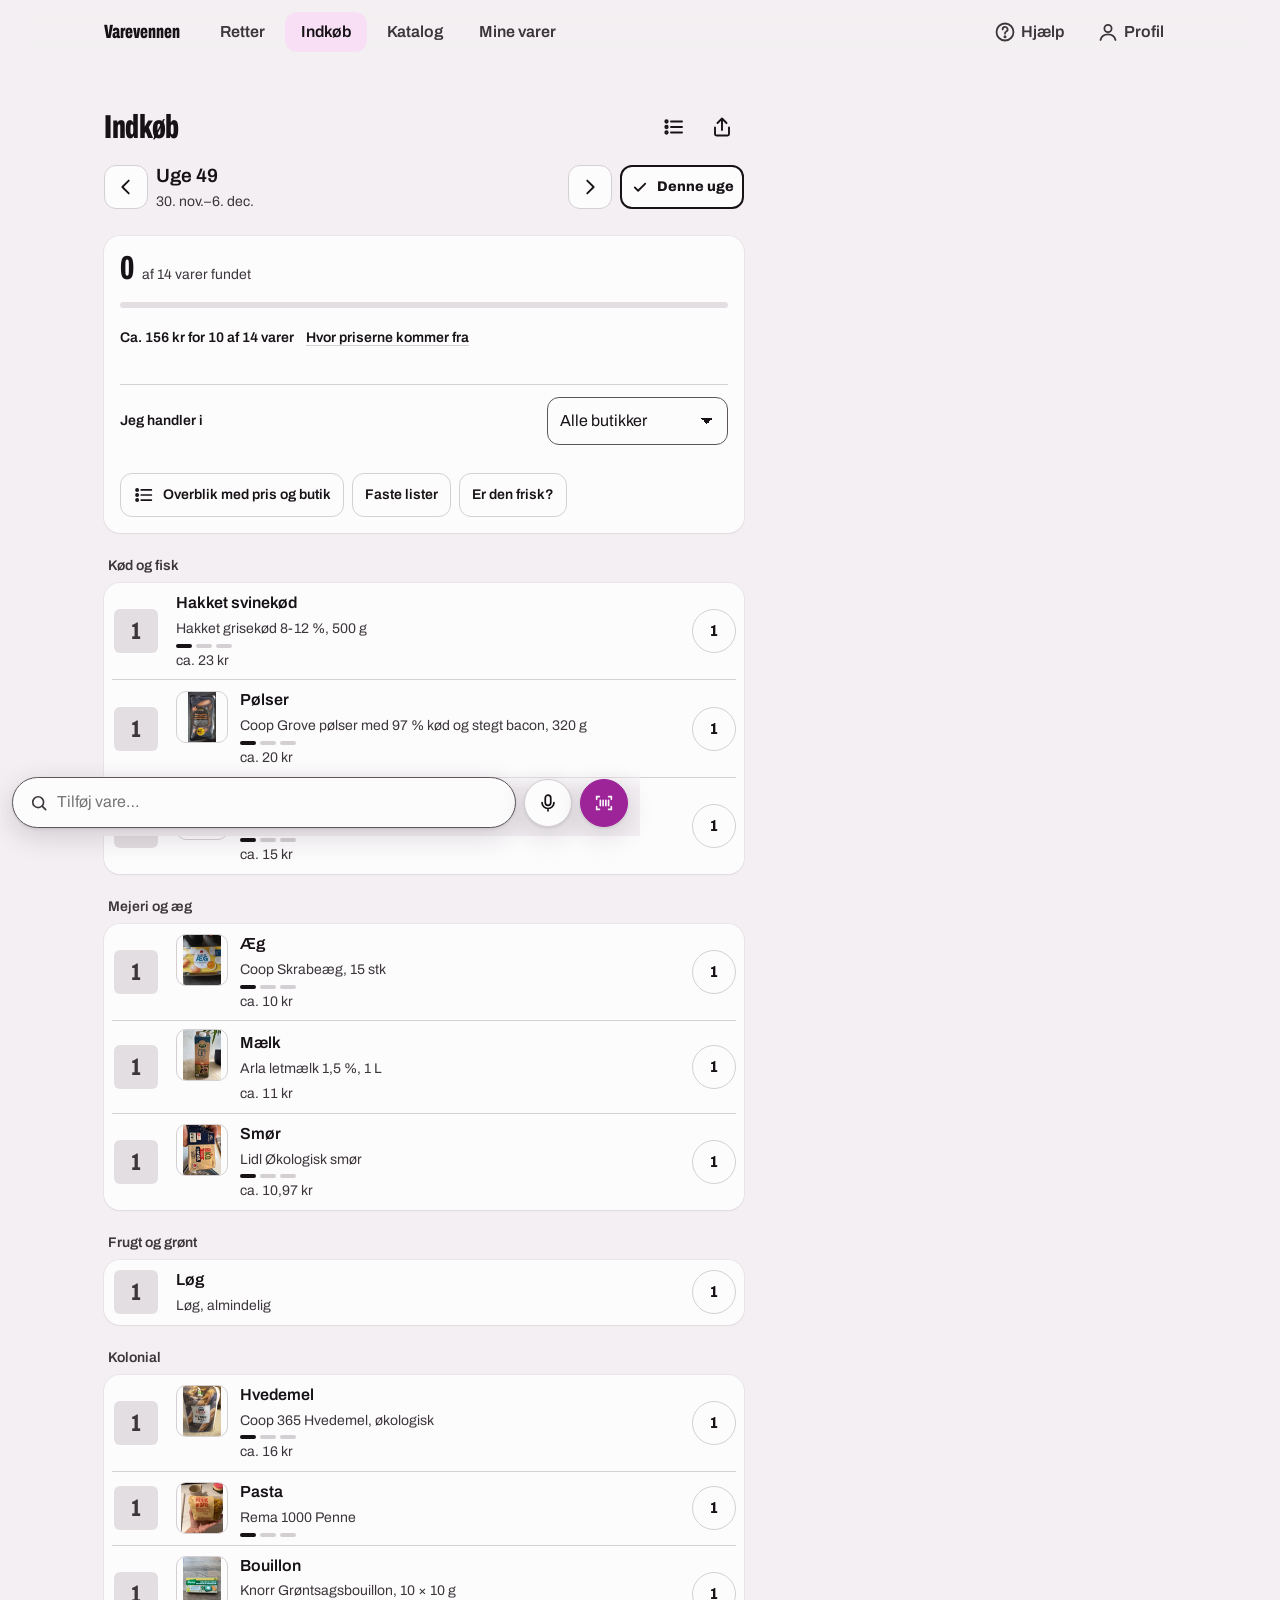
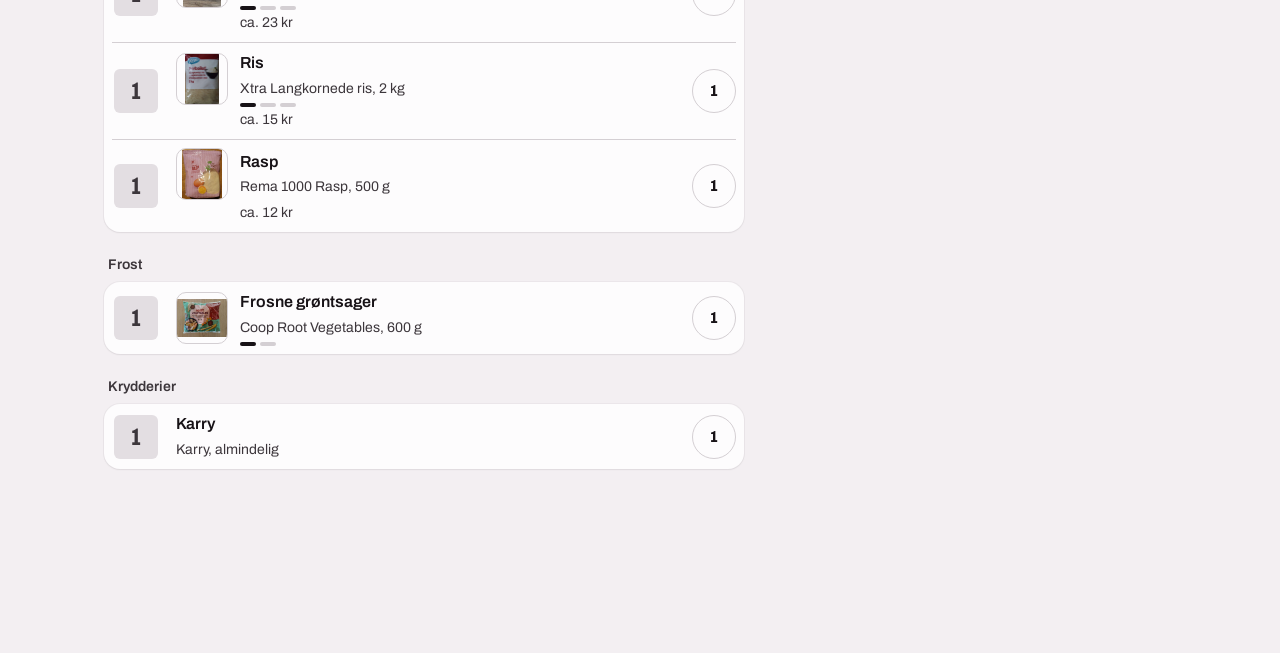
<file: index.html>
<!doctype html>
<html lang="da">
<head>
<meta charset="utf-8">
<meta name="viewport" content="width=device-width, initial-scale=1, viewport-fit=cover, interactive-widget=resizes-content">
<meta name="theme-color" media="(prefers-color-scheme: light)" content="#f6f4f6">
<meta name="theme-color" media="(prefers-color-scheme: dark)" content="#141013">
<meta name="apple-mobile-web-app-capable" content="yes">
<meta name="mobile-web-app-capable" content="yes">
<meta name="apple-mobile-web-app-status-bar-style" content="default">
<meta name="apple-mobile-web-app-title" content="Varevennen">
<link rel="manifest" href="./manifest.webmanifest">
<link rel="icon" href="./icons/icon-192.png" type="image/png">
<link rel="apple-touch-icon" href="./icons/apple-touch-icon.png">
<title>Varevennen</title>
<meta name="description" content="Indkøbslisten hvor hver vare har et varekort med prio 1 til 3, så den handlende køber præcis den variant, I plejer.">
<link rel="preload" href="./fonts/archivo-wdth.woff2" as="font" type="font/woff2" crossorigin>
<link rel="stylesheet" href="./app.css">
<script>document.documentElement.classList.add('js');</script>
</head>
<body>
<a class="skip" href="#main">Spring til indhold</a>
<header class="topbar">
  <div class="topbar__in">
    <a class="wordmark" href="#/indkob" aria-label="Varevennen, til indkøbslisten">Varevennen</a>
    <nav class="tabs" aria-label="Hovedmenu">
      <a class="tab" href="#/retter" data-tab="retter">Retter</a>
      <a class="tab" href="#/indkob" data-tab="indkob">Indkøb</a>
      <a class="tab" href="#/katalog" data-tab="katalog">Katalog</a>
      <a class="tab" href="#/mine" data-tab="mine">Mine varer</a>
    </nav>
    <p class="status" id="status" role="status"></p>
    <a class="profbtn" href="#/hjaelp" data-tab="hjaelp" aria-label="Hjælp"><svg viewBox="0 0 24 24" aria-hidden="true" fill="none" stroke="currentColor" stroke-width="1.8" stroke-linecap="round"><circle cx="12" cy="12" r="8.5"/><path d="M9.6 9.4a2.5 2.5 0 1 1 3.4 2.3c-.6.3-1 .8-1 1.5v.5"/><circle cx="12" cy="16.8" r="0.6" fill="currentColor"/></svg><span class="profbtn__txt">Hjælp</span></a>
    <a class="profbtn" href="#/profil" data-tab="profil" aria-label="Profil og indstillinger"><svg viewBox="0 0 24 24" aria-hidden="true" fill="none" stroke="currentColor" stroke-width="1.8" stroke-linecap="round"><circle cx="12" cy="8.5" r="3.6"/><path d="M4.5 20c.9-3.6 3.9-5.6 7.5-5.6s6.6 2 7.5 5.6"/></svg><span class="profbtn__txt">Profil</span></a>
  </div>
</header>

<main id="main">
  <noscript><p>Appen kræver JavaScript for at vise listen.</p></noscript>
</main>

<nav class="tabbar" aria-label="Hovedmenu">
  <a href="#/retter" data-tab="retter"><svg viewBox="0 0 24 24" aria-hidden="true" fill="none" stroke="currentColor" stroke-width="1.8" stroke-linecap="round"><path d="M4 11h16a8 8 0 0 1-16 0Z"/><path d="M9 7c0-1.5 1-2 1-3.5M14 7c0-1.5 1-2 1-3.5"/></svg>Retter</a>
  <a href="#/indkob" data-tab="indkob"><svg viewBox="0 0 24 24" aria-hidden="true" fill="none" stroke="currentColor" stroke-width="1.8" stroke-linecap="round" stroke-linejoin="round"><path d="M3 5h2l2.2 10.2a1 1 0 0 0 1 .8h8.6a1 1 0 0 0 1-.8L20 8H6.2"/><circle cx="9" cy="20" r="1.2"/><circle cx="17" cy="20" r="1.2"/></svg>Indkøb</a>
  <a href="#/katalog" data-tab="katalog"><svg viewBox="0 0 24 24" aria-hidden="true" fill="none" stroke="currentColor" stroke-width="1.8" stroke-linecap="round"><rect x="4" y="4" width="16" height="16" rx="2"/><path d="M8 9h8M8 13h8M8 17h5"/></svg>Katalog</a>
  <a href="#/mine" data-tab="mine"><svg viewBox="0 0 24 24" aria-hidden="true" fill="none" stroke="currentColor" stroke-width="1.8" stroke-linecap="round" stroke-linejoin="round"><path d="M4 6h3M4 12h3M4 18h3"/><rect x="10" y="4" width="10" height="4" rx="1"/><rect x="10" y="10" width="10" height="4" rx="1"/><rect x="10" y="16" width="10" height="4" rx="1"/></svg>Mine varer</a>
</nav>

<script src="./data.js"></script>
<script src="./produkter.js"></script>
<script src="./rens.js"></script>
<script src="./retter-billeder.js"></script>
<script src="./opskrifter.js"></script>
<script src="./faerdigretter.js"></script>
<script src="./opskriftsbank.js"></script>
<script src="./bank-billeder.js"></script>
<script src="./naering.js"></script>
<script src="./hjaelp.js"></script>
<script src="./nyt.js"></script>
<script src="./friskhed.js"></script>
<script src="./illustrationer.js"></script>
<script src="./teknikker.js"></script>
<script src="./videoer.js"></script>
<script src="./priser.js"></script>
<script src="./pdf-maker.js"></script>
<script src="./scanner.js"></script>
<script src="./app.js"></script>
</body>
</html>
</file>
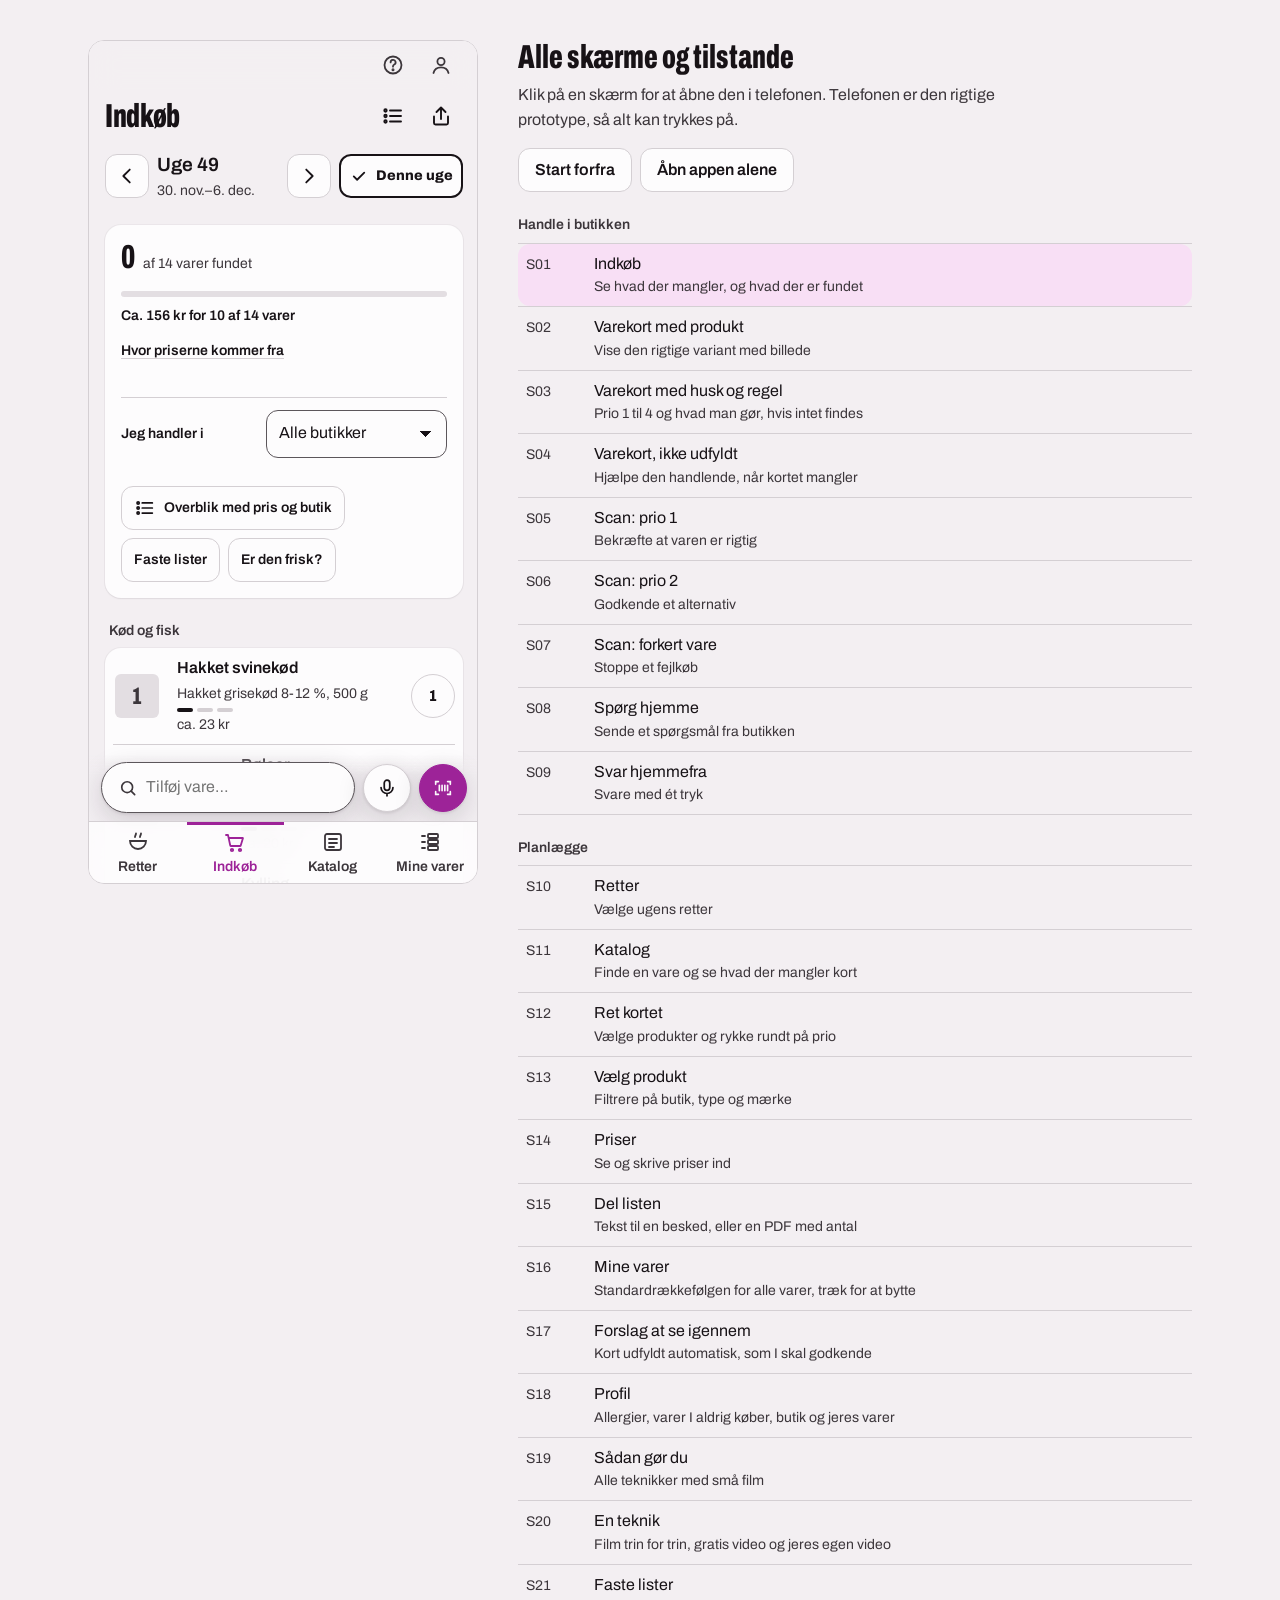
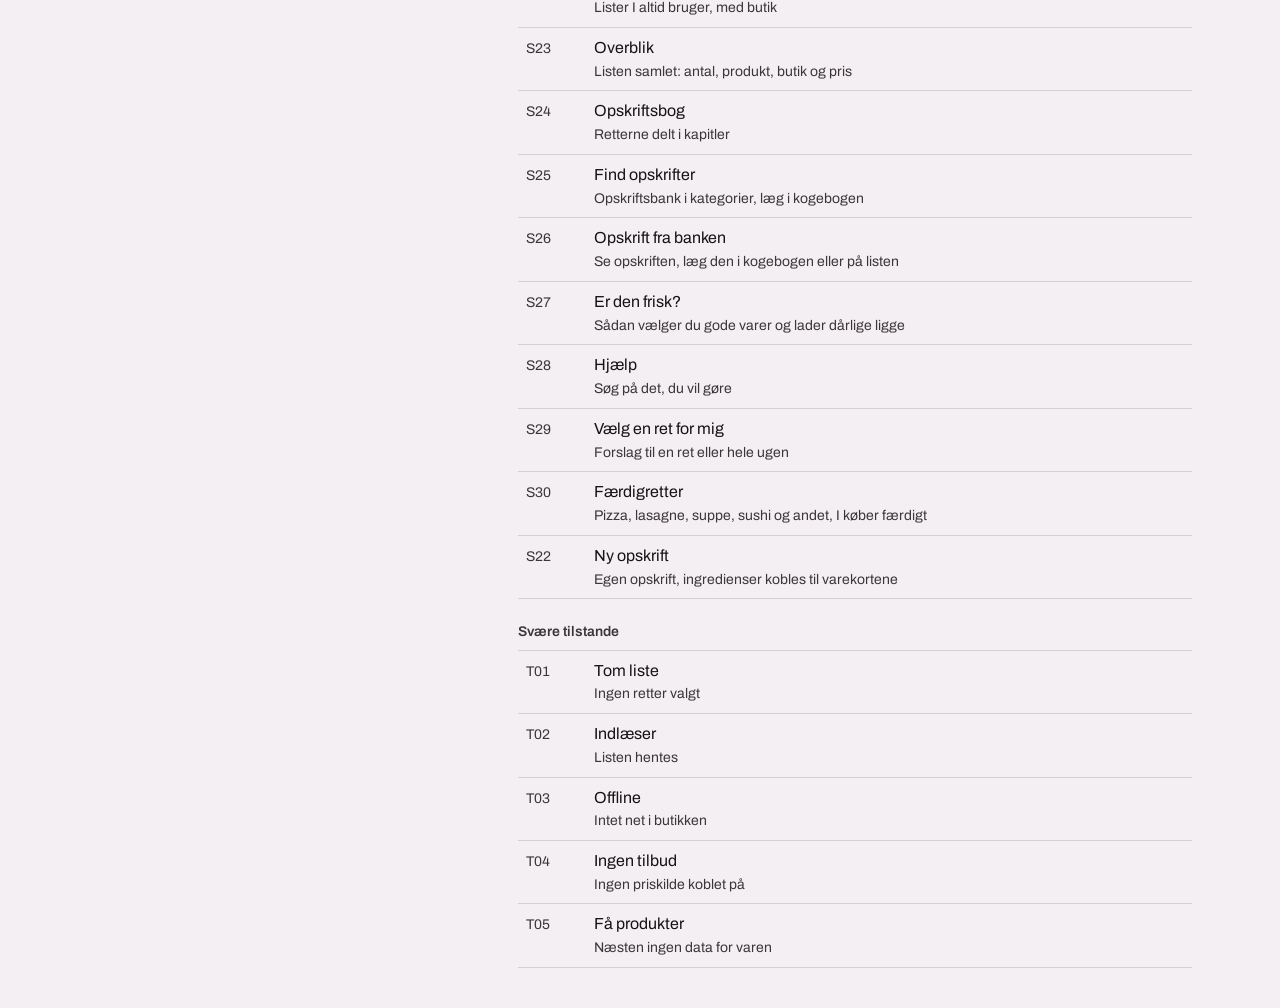
<file: oversigt.html>
<!doctype html>
<html lang="da">
<head>
<meta charset="utf-8">
<meta name="viewport" content="width=device-width, initial-scale=1">
<title>Varevennen, alle skærme</title>
<meta name="description" content="Gennemgang af alle skærme og tilstande i prototypen, med telefonen til venstre og skærmlisten til højre.">
<style>
/* Hallmark · shape: app screen · theme: custom (same tokens as the app) · review board for the prototype, app-design step 8 */
@import url("./tokens.css");
@import url("./base.css");
@font-face { font-family: "Archivo"; font-style: normal; font-display: swap; font-weight: 100 900; font-stretch: 62% 125%; src: url("./fonts/archivo-wdth.woff2") format("woff2-variations"); }
body { font-synthesis: none; }
.board { display: grid; grid-template-columns: auto minmax(0, 1fr); gap: var(--space-xl); align-items: start; max-width: 72rem; margin-inline: auto; padding: var(--space-xl) var(--space-lg); }
.phone { position: sticky; top: var(--space-lg); width: 390px; height: 844px; border: 1px solid var(--color-rule); border-radius: var(--radius-card); overflow: hidden; background: var(--color-paper); }
.phone iframe { display: block; width: 390px; height: 844px; border: 0; }
h1 { font-size: var(--text-3xl); font-weight: 800; font-stretch: 62%; line-height: 1.05; }
.lead { margin-top: var(--space-xs); color: var(--color-ink-2); max-width: 55ch; }
.tools { display: flex; flex-wrap: wrap; gap: var(--space-xs); margin: var(--space-md) 0 var(--space-lg); }
.btn { display: inline-flex; align-items: center; min-height: 44px; padding: 0 var(--space-md); border: 1px solid var(--color-rule); border-radius: var(--radius-input); background: var(--color-paper); color: var(--color-ink); font: 600 var(--text-md)/1 var(--font-body); text-decoration: none; cursor: pointer; transition: background-color var(--dur-short) var(--ease-out); }
.btn:active { background: var(--color-paper-3); }
.btn:focus-visible { outline: 2px solid var(--color-focus); outline-offset: 2px; }
.btn:disabled { opacity: 0.55; cursor: not-allowed; }
@media (hover: hover) and (pointer: fine) { .btn:hover { background: var(--color-paper-2); } .screens a:hover { background: var(--color-paper-2); } }
h2 { margin: var(--space-lg) 0 var(--space-xs); font: 600 var(--text-sm)/1.3 var(--font-body); color: var(--color-ink-2); }
.screens { list-style: none; margin: 0; padding: 0; border-top: 1px solid var(--color-rule); }
.screens li { border-bottom: 1px solid var(--color-rule); }
.screens a { display: grid; grid-template-columns: 3.5rem minmax(0, 1fr); gap: var(--space-sm); align-items: baseline; min-height: 44px; padding: var(--space-xs) var(--space-xs); color: var(--color-ink); text-decoration: none; border-radius: var(--radius-input); transition: background-color var(--dur-short) var(--ease-out); }
.screens a:focus-visible { outline: 2px solid var(--color-focus); outline-offset: -2px; }
.screens a[aria-current="true"] { background: var(--color-accent-soft); }
.screens .no { font-variant-numeric: tabular-nums; color: var(--color-ink-2); font-size: var(--text-sm); }
.screens .job { display: block; font-size: var(--text-sm); color: var(--color-ink-2); }
@media (max-width: 60rem) { .board { grid-template-columns: minmax(0, 1fr); } .phone { position: static; width: 100%; max-width: 390px; } .phone iframe { width: 100%; } }
@media (prefers-reduced-motion: reduce) { .btn, .screens a { transition: none; } }
</style>
</head>
<body>
<main class="board">
  <div class="phone"><iframe id="app" title="Appen" src="./index.html#/indkob"></iframe></div>
  <div>
    <h1>Alle skærme og tilstande</h1>
    <p class="lead">Klik på en skærm for at åbne den i telefonen. Telefonen er den rigtige prototype, så alt kan trykkes på.</p>
    <div class="tools"><button class="btn" type="button" id="restart">Start forfra</button><a class="btn" href="./index.html">Åbn appen alene</a></div>
    <nav aria-label="Skærme" id="nav"></nav>
  </div>
</main>
<script>
(() => {
  const S = [
    ['Handle i butikken', [
      ['S01', 'indkob', 'Indkøb', 'Se hvad der mangler, og hvad der er fundet'],
      ['S02', 'kort/M%C3%A6lk', 'Varekort med produkt', 'Vise den rigtige variant med billede'],
      ['S03', 'kort/Hakket%20svinek%C3%B8d', 'Varekort med husk og regel', 'Prio 1 til 4 og hvad man gør, hvis intet findes'],
      ['S04', 'kort/Pasta', 'Varekort, ikke udfyldt', 'Hjælpe den handlende, når kortet mangler'],
      ['S05', 'scan?r=1', 'Scan: prio 1', 'Bekræfte at varen er rigtig'],
      ['S06', 'scan?r=2', 'Scan: prio 2', 'Godkende et alternativ'],
      ['S07', 'scan?r=0', 'Scan: forkert vare', 'Stoppe et fejlkøb'],
      ['S08', 'spoerg/Hakket%20svinek%C3%B8d', 'Spørg hjemme', 'Sende et spørgsmål fra butikken'],
      ['S09', 'svar/Hakket%20svinek%C3%B8d', 'Svar hjemmefra', 'Svare med ét tryk'],
    ]],
    ['Planlægge', [
      ['S10', 'retter', 'Retter', 'Vælge ugens retter'],
      ['S11', 'katalog', 'Katalog', 'Finde en vare og se hvad der mangler kort'],
      ['S12', 'kort/M%C3%A6lk/rediger', 'Ret kortet', 'Vælge produkter og rykke rundt på prio'],
      ['S13', 'vaelg/M%C3%A6lk?prio=2', 'Vælg produkt', 'Filtrere på butik, type og mærke'],
      ['S14', 'priser/Hakket%20svinek%C3%B8d', 'Priser', 'Se og skrive priser ind'],
      ['S15', 'del', 'Del listen', 'Tekst til en besked, eller en PDF med antal'],
      ['S16', 'mine', 'Mine varer', 'Standardrækkefølgen for alle varer, træk for at bytte'],
      ['S17', 'mine?f=forslag', 'Forslag at se igennem', 'Kort udfyldt automatisk, som I skal godkende'],
      ['S18', 'profil', 'Profil', 'Allergier, varer I aldrig køber, butik og jeres varer'],
      ['S19', 'teknikker', 'Sådan gør du', 'Alle teknikker med små film'],
      ['S20', 'teknik/hvid-sovs', 'En teknik', 'Film trin for trin, gratis video og jeres egen video'],
      ['S21', 'lister', 'Faste lister', 'Lister I altid bruger, med butik'],
      ['S23', 'overblik', 'Overblik', 'Listen samlet: antal, produkt, butik og pris'],
      ['S24', 'retter?emne=Klassikere', 'Opskriftsbog', 'Retterne delt i kapitler'],
      ['S25', 'find-opskrifter?kat=Airfryer', 'Find opskrifter', 'Opskriftsbank i kategorier, læg i kogebogen'],
      ['S26', 'bank/Linsedahl%20med%20ris', 'Opskrift fra banken', 'Se opskriften, læg den i kogebogen eller på listen'],
      ['S27', 'frisk?v=Kartofler', 'Er den frisk?', 'Sådan vælger du gode varer og lader dårlige ligge'],
      ['S28', 'hjaelp', 'Hjælp', 'Søg på det, du vil gøre'],
      ['S29', 'vaelg-ret', 'Vælg en ret for mig', 'Forslag til en ret eller hele ugen'],
      ['S30', 'retter?emne=F%C3%A6rdigretter', 'Færdigretter', 'Pizza, lasagne, suppe, sushi og andet, I køber færdigt'],
      ['S22', 'ny-opskrift', 'Ny opskrift', 'Egen opskrift, ingredienser kobles til varekortene'],
    ]],
    ['Svære tilstande', [
      ['T01', 'indkob?state=empty', 'Tom liste', 'Ingen retter valgt'],
      ['T02', 'indkob?state=loading', 'Indlæser', 'Listen hentes'],
      ['T03', 'indkob?state=offline', 'Offline', 'Intet net i butikken'],
      ['T04', 'katalog?f=tilbud', 'Ingen tilbud', 'Ingen priskilde koblet på'],
      ['T05', 'vaelg/Karry?prio=1', 'Få produkter', 'Næsten ingen data for varen'],
    ]],
  ];
  const nav = document.getElementById('nav'); const app = document.getElementById('app');
  nav.innerHTML = S.map(([g, list]) => `<h2>${g}</h2><ul class="screens">${list.map(([no, r, name, job]) => `<li><a href="#${r}" data-r="${r}"><span class="no">${no}</span><span>${name}<span class="job">${job}</span></span></a></li>`).join('')}</ul>`).join('');
  const mark = (r) => nav.querySelectorAll('a').forEach((a) => a.setAttribute('aria-current', String(a.dataset.r === r)));
  nav.addEventListener('click', (e) => { const a = e.target.closest('a[data-r]'); if (!a) return; e.preventDefault(); app.contentWindow.location.hash = '#/' + a.dataset.r; mark(a.dataset.r); });
  document.getElementById('restart').addEventListener('click', () => { try { app.contentWindow.localStorage.removeItem('drv-design-v1'); } catch (err) {} app.contentWindow.location.hash = '#/indkob'; app.contentWindow.location.reload(); mark('indkob'); });
  mark('indkob');
})();
</script>
</body>
</html>
</file>
<file: app.css>
/* Hallmark · shape: app screen · genre: modern-minimal · theme: custom · idea: "Tallet er svaret: prio-tallet er det største på skærmen, så den handlende kan læse svaret på en armslængdes afstand" · vibe: "værktøj til én hånd i en travl butik"
 * paper: oklch(97.4% 0.005 330) · accent: oklch(50% 0.2 330) hindbær, ingen kædes farve · display: Archivo 62% bredde 800 (tallene) · body: Archivo 100% 400/600, selvhostet
 * nav: bundfaner på telefon (Retter, Indkøb, Katalog), topbjælke fra 60rem · signature: prio-mærket, et tal i en form der også virker i sort/hvid print (1 fyldt, 2 kant, 3 stiplet, ingen prikket)
 * states: indlæser, tom, offline/fejl, fuld på listen; otte tilstande på knapper og felter
 * axes: light/display-condensed/chromatic-magenta · posture: restrained · modes: light+dark · scope: app · contrast: pass · v2.0.0 */
/* Hallmark · pre-emit critique: P4 H5 E4 S4 R4 V5 · weakest: E, ni skærme i én fil giver løse detaljer; holdt alt på én type-skala, én radius pr. niveau og én primær knap pr. skærm */
/* Hallmark · waive 39b · fluebenet og de fire knapper under Hvad fandt du? er 64 til 72px · den handlende trykker med én hånd og kurven på armen, så store mål på varekortet slår app-tæthed */
/* Hallmark · answered F7 · alle produkt- og varebilleder deler én ramme med vilje: hvid flade, hårstreg og lille radius, så pakkerne kan sammenlignes på listen, i kataloget og i opskriften */
@import url("./tokens.css");
@import url("./base.css");

@font-face {
  font-family: "Archivo";
  font-style: normal;
  font-display: swap;
  font-weight: 100 900;
  font-stretch: 62% 125%;
  src: url("./fonts/archivo-wdth.woff2") format("woff2-variations");
}

body { font-synthesis: none; min-height: 100dvh; overscroll-behavior-y: none; }
html { -webkit-tap-highlight-color: transparent; -webkit-text-size-adjust: 100%; text-size-adjust: 100%; }
button, a, label, .row__tick { touch-action: manipulation; }
button, .btn, .chip, .tabbar a, .tab, .row__tick, .found button, .dishes label { -webkit-user-select: none; user-select: none; -webkit-touch-callout: none; }
[tabindex="-1"]:focus { outline: none; }
html:has(body.has-dock) { scroll-padding-bottom: calc(var(--tabbar) + 180px); }
.num { font-variant-numeric: tabular-nums; }
b, strong { font-weight: 600; }
.nowrap { white-space: nowrap; }

/* ---------- Shell ---------- */
.skip { position: absolute; left: var(--space-md); top: calc(-1 * var(--space-3xl)); z-index: var(--z-toast); padding: var(--space-xs) var(--space-md); background: var(--color-ink); color: var(--color-paper); border-radius: var(--radius-input); }
.skip:focus-visible { top: var(--space-md); }

.topbar { position: sticky; top: 0; z-index: var(--z-sticky-nav); padding-top: env(safe-area-inset-top); background: var(--color-paper); border-bottom: 1px solid var(--color-rule); }
.topbar__in { display: flex; align-items: center; gap: var(--space-lg); min-height: 56px; max-width: var(--container); margin-inline: auto; padding-inline: var(--space-md); }
.wordmark { font: 800 var(--text-lg)/1 var(--font-display); font-stretch: 62%; letter-spacing: 0; text-decoration: none; color: var(--color-ink); white-space: nowrap; }
.wordmark:focus-visible { outline: 2px solid var(--color-focus); outline-offset: 4px; }
.status { margin-left: auto; font-size: var(--text-sm); color: var(--color-ink-2); }
.status[data-state="offline"] { color: var(--color-ink); font-weight: 600; }

.tabs { display: none; gap: var(--space-2xs); }
.tab { display: inline-flex; align-items: center; min-height: 40px; padding: 0 var(--space-md); border-radius: var(--radius-input); color: var(--color-ink-2); text-decoration: none; font-weight: 600; white-space: nowrap; transition: background-color var(--dur-short) var(--ease-out), color var(--dur-short) var(--ease-out); }
.tab:active { background: var(--color-paper-3); }
.tab:focus-visible { outline: 2px solid var(--color-focus); outline-offset: 2px; }
.tab[aria-current="page"] { color: var(--color-ink); background: var(--color-accent-soft); }

.tabbar { position: fixed; inset: auto 0 0 0; z-index: var(--z-sticky-nav); display: grid; grid-template-columns: repeat(4, minmax(0, 1fr)); height: calc(var(--tabbar) + env(safe-area-inset-bottom)); padding-bottom: env(safe-area-inset-bottom); background: var(--color-paper); border-top: 1px solid var(--color-rule); }
.tabbar a { display: grid; place-items: center; align-content: center; gap: var(--space-3xs); color: var(--color-ink-2); text-decoration: none; font-size: var(--text-sm); font-weight: 600; transition: color var(--dur-short) var(--ease-out); }
.tabbar a:active { background: var(--color-paper-2); }
.tabbar a:focus-visible { outline: 2px solid var(--color-focus); outline-offset: -4px; }
.tabbar a[aria-current="page"] { color: var(--color-accent); box-shadow: inset 0 3px 0 var(--color-accent); }
.tabbar svg { width: 24px; height: 24px; }

main { max-width: var(--column); padding: var(--space-lg) max(var(--space-md), env(safe-area-inset-right)) calc(var(--tabbar) + var(--space-3xl)) max(var(--space-md), env(safe-area-inset-left)); }

@media (min-width: 60rem) {
  .tabs { display: flex; }
  .tabbar { display: none; }
  .topbar__in { padding-inline: var(--gutter); min-height: 64px; }
  main { max-width: var(--container); margin-inline: auto; padding: var(--space-xl) var(--gutter) var(--space-3xl); }
  main > * { max-width: var(--column); }
}

/* ---------- Type ---------- */
.screen-head { display: grid; gap: var(--space-xs); margin-bottom: var(--space-lg); }
h1 { font-size: var(--text-3xl); font-weight: 800; font-stretch: 62%; line-height: 1.05; letter-spacing: var(--tracking-display); max-width: 20ch; }
h2 { font-family: var(--font-body); font-size: var(--text-md); font-weight: 600; line-height: 1.3; }
.lead { font-size: var(--text-md); color: var(--color-ink-2); max-width: 45ch; }
.meta { font-size: var(--text-sm); color: var(--color-ink-2); }

/* ---------- The signature: prio mark ---------- */
.mark { --size: 44px; display: inline-grid; place-items: center; flex-shrink: 0; width: var(--size); height: var(--size); border-radius: var(--radius-mark); border: 2px solid transparent; font: 800 var(--text-num-s)/1 var(--font-display); font-stretch: 62%; font-variant-numeric: tabular-nums; color: var(--color-ink); background: transparent; }
.mark[data-p="0"] { border-color: var(--color-muted); }
.mark[data-p="1"] { background: var(--color-ink); border-color: var(--color-ink); color: var(--color-paper); }
.mark[data-p="2"] { border-color: var(--color-ink); }
.mark[data-p="3"] { border-color: var(--color-ink); border-style: dashed; }
.mark[data-p="want"] { background: var(--color-paper-3); color: var(--color-ink-2); }
.mark[data-p="4"] { border-color: var(--color-ink-2); border-style: dotted; color: var(--color-ink-2); }
.mark--l { --size: 72px; font-size: var(--text-num); }
.mark--xl { --size: clamp(80px, 30vw, 128px); font-size: calc(var(--size) * 0.9); border-width: 3px; }
.mark svg { width: 62%; height: 62%; }
.mark[data-p="ok"] { background: var(--color-ink); border-color: var(--color-ink); color: var(--color-paper); }
.mark[data-p="x"] { border-color: var(--color-ink); border-width: 3px; color: var(--color-ink); }

/* ---------- Controls ---------- */
.btn { position: relative; display: inline-flex; align-items: center; justify-content: center; gap: var(--space-xs); min-height: var(--control); padding: 0 var(--space-lg); border: 1px solid var(--color-ink); border-radius: var(--radius-input); background: var(--color-paper); color: var(--color-ink); font: 600 var(--text-md)/1 var(--font-body); white-space: nowrap; text-decoration: none; cursor: pointer; transition: background-color var(--dur-short) var(--ease-out), transform var(--dur-micro) var(--ease-out); }
.btn:active { transform: scale(0.97); }
.btn:focus-visible { outline: 2px solid var(--color-focus); outline-offset: 2px; }
.btn:disabled, .btn[aria-disabled="true"] { opacity: 0.55; cursor: not-allowed; transform: none; }
.btn[aria-busy="true"] { cursor: progress; }
.btn--primary { background: var(--color-accent); border-color: var(--color-accent); color: var(--color-accent-ink); }
.btn--quiet { border-color: var(--color-rule); }
.btn--wide { width: 100%; }
.btn svg { width: 22px; height: 22px; flex-shrink: 0; }

.link { color: var(--color-ink); font-weight: 600; text-decoration: underline; text-decoration-color: var(--color-rule); text-underline-offset: 0.2em; transition: text-decoration-color var(--dur-short) var(--ease-out); }
.link:focus-visible { outline: 2px solid var(--color-focus); outline-offset: 2px; }

.back { display: inline-flex; align-items: center; gap: var(--space-2xs); min-height: 44px; margin: calc(-1 * var(--space-xs)) 0 var(--space-xs) calc(-1 * var(--space-xs)); padding: 0 var(--space-xs); border-radius: var(--radius-input); color: var(--color-ink-2); font-weight: 600; text-decoration: none; transition: background-color var(--dur-short) var(--ease-out); }
.back:active { background: var(--color-paper-3); }
.back:focus-visible { outline: 2px solid var(--color-focus); outline-offset: 0; }
.back svg { width: 20px; height: 20px; }

/* chips */
.chips { display: flex; flex-wrap: wrap; gap: var(--space-xs); }
.chip { display: inline-flex; align-items: center; gap: var(--space-xs); min-height: 44px; padding: 0 var(--space-md); border: 1px solid var(--color-rule); border-radius: var(--radius-input); background: var(--color-paper); color: var(--color-ink); font: 400 var(--text-md)/1.2 var(--font-body); text-align: left; text-decoration: none; cursor: pointer; transition: background-color var(--dur-short) var(--ease-out), border-color var(--dur-short) var(--ease-out); }
.chip:active { background: var(--color-paper-2); }
.chip:focus-visible { outline: 2px solid var(--color-focus); outline-offset: 2px; }
.chip:disabled { opacity: 0.55; cursor: not-allowed; }
.chip[aria-current], .chip[aria-pressed="true"] { background: var(--color-ink); border-color: var(--color-ink); color: var(--color-paper); }
.chip small { font-size: var(--text-sm); color: inherit; opacity: 0.8; }

/* the found buttons: the card's one decision */
.found { display: grid; grid-template-columns: repeat(4, minmax(0, 1fr)); gap: var(--space-xs); }
.found button { display: grid; justify-items: center; gap: var(--space-2xs); min-height: 88px; padding: var(--space-sm) var(--space-2xs); border: 1px solid var(--color-rule); border-radius: var(--radius-card); background: var(--color-paper); color: var(--color-ink); font: 600 var(--text-sm)/1.2 var(--font-body); cursor: pointer; transition: background-color var(--dur-short) var(--ease-out), transform var(--dur-micro) var(--ease-out); }
.found button:active { transform: scale(0.96); }
.found button:focus-visible { outline: 2px solid var(--color-focus); outline-offset: 2px; }
.found button:disabled { opacity: 0.55; cursor: not-allowed; }
.found button[aria-pressed="true"] { border-color: var(--color-ink); box-shadow: inset 0 0 0 2px var(--color-ink); }
.found--2 { grid-template-columns: repeat(2, minmax(0, 1fr)); }
.found .mark { --size: 40px; }

/* ---------- Shopping list ---------- */
.progress { display: flex; align-items: baseline; gap: var(--space-xs); }
.progress b { font: 800 var(--text-3xl)/1 var(--font-display); font-stretch: 62%; font-variant-numeric: tabular-nums; }
.bar { height: 6px; margin-top: var(--space-xs); border-radius: var(--radius-pill); background: var(--color-paper-3); overflow: hidden; }
.bar span { display: block; height: 100%; width: 100%; background: var(--color-ink); transform-origin: left; transform: scaleX(var(--p, 0)); transition: transform var(--dur-long) var(--ease-out); }

.group { margin-top: var(--space-lg); }
.group h2 { padding-bottom: var(--space-xs); color: var(--color-ink-2); font-size: var(--text-sm); }
.rows { list-style: none; margin: 0; padding: 0; border-top: 1px solid var(--color-rule); }
.row { display: grid; grid-template-columns: auto minmax(0, 1fr); align-items: center; gap: var(--space-sm); border-bottom: 1px solid var(--color-rule); }
.row__tick { display: grid; place-items: center; width: 56px; height: 64px; margin-left: calc(-1 * var(--space-2xs)); border: 0; background: transparent; cursor: pointer; border-radius: var(--radius-input); }
.row__tick:active .mark { transform: scale(0.94); }
.row__tick:focus-visible { outline: 2px solid var(--color-focus); outline-offset: -2px; }
.row__tick .mark { transition: transform var(--dur-micro) var(--ease-out); }
.row__open { display: grid; gap: var(--space-3xs); min-height: 64px; align-content: center; padding: var(--space-xs) var(--space-xs) var(--space-xs) 0; color: var(--color-ink); text-decoration: none; border-radius: var(--radius-input); transition: background-color var(--dur-short) var(--ease-out); }
.row__open:active { background: var(--color-paper-3); }
.row__open:focus-visible { outline: 2px solid var(--color-focus); outline-offset: -2px; }
.row__name { font-weight: 600; }
.row__want { font-size: var(--text-sm); color: var(--color-ink-2); display: -webkit-box; -webkit-box-orient: vertical; -webkit-line-clamp: 2; line-clamp: 2; overflow: hidden; }
.row__want--none { color: var(--color-muted); }
.row[data-done] .row__name { color: var(--color-ink-2); }

.dock { position: fixed; inset: auto 0 calc(var(--tabbar) + env(safe-area-inset-bottom)) 0; z-index: var(--z-sticky); padding: var(--space-sm) max(var(--space-md), env(safe-area-inset-right)) var(--space-sm) max(var(--space-md), env(safe-area-inset-left)); background: var(--color-paper); border-top: 1px solid var(--color-rule); }
.dock__in { display: flex; flex-wrap: wrap; gap: var(--space-xs); max-width: var(--column); }
.dock__in > .btn { min-width: 0; }
.dock .btn--primary { flex: 1; }
@media (min-width: 60rem) { .dock { position: static; padding: var(--space-lg) 0 0; background: none; border: 0; } }
.has-dock main { padding-bottom: calc(var(--tabbar) + var(--space-4xl)); }

/* skeleton and notices */
.skel { display: grid; grid-template-columns: 44px minmax(0, 1fr); grid-template-rows: auto auto; column-gap: var(--space-md); row-gap: var(--space-xs); align-content: center; height: 64px; border-bottom: 1px solid var(--color-rule); animation: pulse 1.6s var(--ease-in-out) infinite alternate; }
.skel i { display: block; height: 12px; border-radius: var(--radius-mark); background: var(--color-paper-3); }
.skel i:first-child { grid-row: span 2; height: 44px; }
.skel i:last-child { width: 60%; }
@keyframes pulse { from { opacity: 1; } to { opacity: 0.5; } }
@media (prefers-reduced-motion: reduce) { .skel { animation: none; } }
.notice { display: grid; gap: var(--space-xs); padding: var(--space-md); border-radius: var(--radius-card); background: var(--color-paper-2); }
.notice p { max-width: 45ch; }
.empty { display: grid; gap: var(--space-sm); justify-items: start; padding: var(--space-xl) 0; }
.empty h2 { font: 800 var(--text-2xl)/1.1 var(--font-display); font-stretch: 62%; }

/* ---------- Card ---------- */
.card-head { display: grid; gap: var(--space-2xs); margin-bottom: var(--space-md); }
.photo { display: grid; place-items: center; aspect-ratio: 4 / 3; margin: 0 0 var(--space-lg); border-radius: var(--radius-card); }
.photo__empty { display: grid; justify-items: center; gap: var(--space-sm); padding: var(--space-md); text-align: center; color: var(--color-ink-2); }
.nophoto { display: grid; grid-template-columns: minmax(0, 1fr); gap: var(--space-xs) var(--space-md); align-items: center; padding: var(--space-md) 0; border-top: 1px solid var(--color-rule); }
.nophoto .help { grid-column: 1 / -1; }
.photo__credit { margin-top: calc(-1 * var(--space-md)); margin-bottom: var(--space-lg); font-size: var(--text-sm); color: var(--color-ink-2); }

.p1 { display: grid; grid-template-columns: auto minmax(0, 1fr); align-items: center; gap: var(--space-md); padding-bottom: var(--space-lg); border-bottom: 1px solid var(--color-rule); }
.p1__text { display: grid; gap: var(--space-xs); }
.p1__desc { font: 800 var(--text-2xl)/1.08 var(--font-display); font-stretch: 62%; letter-spacing: var(--tracking-display); overflow-wrap: break-word; min-width: 0; }
.ean { font-size: var(--text-sm); color: var(--color-ink-2); font-variant-numeric: tabular-nums; }
.alts { list-style: none; margin: 0; padding: 0; }
.alts li { display: grid; grid-template-columns: auto minmax(0, 1fr); align-items: center; gap: var(--space-md); padding: var(--space-md) 0; border-bottom: 1px solid var(--color-rule); }
.alts .desc { font-size: var(--text-lg); font-weight: 600; line-height: 1.25; }
.hint { padding: var(--space-sm) 0 0; }
.search { margin-bottom: var(--space-md); }
.search input::-webkit-search-cancel-button { -webkit-appearance: none; appearance: none; }
.rule { display: grid; grid-template-columns: auto minmax(0, 1fr); gap: var(--space-md); align-items: start; padding: var(--space-md) 0 var(--space-lg); }
.rule__text { display: grid; gap: var(--space-xs); justify-items: start; }
.rule__text b { font-size: var(--text-lg); }

.facts { display: grid; grid-template-columns: repeat(2, minmax(0, 1fr)); gap: var(--space-md) var(--space-lg); margin: 0 0 var(--space-lg); padding: var(--space-md); border-radius: var(--radius-card); background: var(--color-paper-2); }
.facts div { display: grid; gap: var(--space-3xs); }
.facts dt { font-size: var(--text-sm); color: var(--color-ink-2); }
.facts dd { margin: 0; font-weight: 600; font-variant-numeric: tabular-nums; overflow-wrap: anywhere; min-width: 0; }
.husk { margin: var(--space-md) 0 0; padding: var(--space-sm) var(--space-md); border: 2px solid var(--color-ink); border-radius: var(--radius-card); font-weight: 600; overflow-wrap: anywhere; }
.linkrow { display: flex; flex-wrap: wrap; gap: 0 var(--space-lg); margin-bottom: var(--space-md); }
.link--block { display: inline-flex; align-items: center; min-height: 44px; }
.undo { display: flex; flex-wrap: wrap; align-items: center; gap: var(--space-xs); margin-bottom: var(--space-sm); padding: var(--space-xs) var(--space-md); border-radius: var(--radius-card); background: var(--color-paper-2); }
.undo .link { min-height: 44px; border: 0; background: none; padding: 0; font: inherit; font-weight: 600; cursor: pointer; }
.demo { margin-top: var(--space-lg); padding-top: var(--space-md); border-top: 1px dashed var(--color-rule); }
.facts .wide { grid-column: 1 / -1; }

.dock__col { max-width: var(--column); }
.decide__help { min-height: 1lh; margin-top: var(--space-xs); font-size: var(--text-sm); color: var(--color-ink-2); }
.decide .found button { min-height: 64px; padding-block: var(--space-xs); }
.decide .found .mark { --size: 32px; font-size: var(--text-lg); }
.has-dock main:has(.decide) { padding-bottom: calc(var(--tabbar) + 160px); }
@media (min-width: 60rem) { .has-dock main:has(.decide) { padding-bottom: var(--space-3xl); } }

/* ---------- Forms ---------- */
.form { display: grid; gap: var(--space-xl); }
fieldset { margin: 0; padding: 0; border: 0; min-width: 0; }
legend { padding: 0; }
.prio-set { display: grid; grid-template-columns: auto minmax(0, 1fr); gap: var(--space-sm) var(--space-md); align-items: start; }
.prio-set > legend { grid-column: 1 / -1; float: left; width: 100%; margin-bottom: var(--space-sm); font-weight: 600; }
.input--grow { min-height: var(--control); field-sizing: content; resize: none; }
textarea.input.input--grow { min-height: 4.5rem; }
.prio-set__fields { display: grid; gap: var(--space-sm); min-width: 0; }
.field { display: grid; gap: var(--space-2xs); min-width: 0; }
.field label, .field .label { font-size: var(--text-sm); font-weight: 600; color: var(--color-ink); }
.input { width: 100%; min-height: var(--control); padding: 0 var(--space-sm); border: 1px solid var(--color-muted); border-radius: var(--radius-input); background: var(--color-paper); color: var(--color-ink); font-size: var(--text-md); outline: 2px solid transparent; outline-offset: -3px; transition: background-color var(--dur-short) var(--ease-out); }
.input:focus-visible { outline-color: var(--color-focus); }
.input:disabled { opacity: 0.55; cursor: not-allowed; }
.input[aria-invalid="true"] { border-color: var(--color-error); }
.input::placeholder { color: var(--color-muted); opacity: 1; }
textarea.input { min-height: 6rem; padding-block: var(--space-sm); resize: vertical; }
.help { min-height: 1lh; font-size: var(--text-sm); color: var(--color-ink-2); }
.help[data-error] { color: var(--color-error); }
.inline { display: grid; grid-template-columns: minmax(0, 1fr) auto; gap: var(--space-xs); }
.split { display: grid; grid-template-columns: repeat(2, minmax(0, 1fr)); gap: var(--space-sm); }

.choices { display: grid; gap: var(--space-xs); }
.choice { position: relative; }
.choice input { position: absolute; opacity: 0; width: 1px; height: 1px; }
.choice label { display: grid; gap: var(--space-3xs); min-height: var(--control); padding: var(--space-sm) var(--space-md); border: 1px solid var(--color-rule); border-radius: var(--radius-input); cursor: pointer; transition: background-color var(--dur-short) var(--ease-out), border-color var(--dur-short) var(--ease-out); }
.choice label:active { background: var(--color-paper-2); }
.choice input:checked + label { border-color: var(--color-ink); box-shadow: inset 0 0 0 1px var(--color-ink); }
.choice input:focus-visible + label { outline: 2px solid var(--color-focus); outline-offset: 2px; }
.choice input:disabled + label { opacity: 0.55; cursor: not-allowed; }
.choice small { font-size: var(--text-sm); color: var(--color-ink-2); }

/* dishes: a checklist, the mark doubles as the box */
.dishes { list-style: none; margin: 0; padding: 0; border-top: 1px solid var(--color-rule); }
.dishes li { position: relative; border-bottom: 1px solid var(--color-rule); }
.dishes input { position: absolute; opacity: 0; width: 1px; height: 1px; }
.dishes label.x-old { display: grid; grid-template-columns: auto minmax(0, 1fr); align-items: center; gap: var(--space-sm); min-height: 64px; padding: var(--space-xs) var(--space-xs) var(--space-xs) 0; border-radius: var(--radius-input); cursor: pointer; transition: background-color var(--dur-short) var(--ease-out); }
.dishes label.x-old > span:last-child { display: grid; gap: var(--space-3xs); }
.dishes label.x-old:active { background: var(--color-paper-3); }
.dishes input:focus-visible + label { outline: 2px solid var(--color-focus); outline-offset: -2px; }
.dishes input:disabled + label { opacity: 0.55; cursor: not-allowed; }
.dishes label.x-old { grid-template-columns: auto auto minmax(0, 1fr); }
.dishes > li, .ings > li { display: grid; grid-template-columns: auto minmax(0, 1fr) auto; align-items: center; gap: var(--space-xs); }
.ings { list-style: none; margin: var(--space-sm) 0; padding: 0; border-top: 1px solid var(--color-rule); }
.ings > li { grid-template-columns: auto minmax(0, 1fr); border-bottom: 1px solid var(--color-rule); }
.ings input, .dishes input[type=checkbox] { position: absolute; opacity: 0; width: 1px; height: 1px; }
.dish__tick { display: grid; place-items: center; width: 48px; height: 64px; cursor: pointer; border-radius: var(--radius-input); }
.dish__tick .box { display: grid; place-items: center; width: 40px; height: 40px; border: 2px solid var(--color-muted); border-radius: var(--radius-mark); color: transparent; }
.dish__tick .box svg { width: 24px; height: 24px; }
input:checked + .dish__tick .box { background: var(--color-ink); border-color: var(--color-ink); color: var(--color-paper); }
input:focus-visible + .dish__tick { outline: 2px solid var(--color-focus); outline-offset: -2px; }
.dish__open, .ing__open { display: grid; grid-template-columns: auto minmax(0, 1fr); gap: var(--space-sm); align-items: center; min-height: 64px; padding: var(--space-xs) var(--space-xs) var(--space-xs) 0; color: var(--color-ink); text-decoration: none; border-radius: var(--radius-input); transition: background-color var(--dur-short) var(--ease-out); }
.dish__open:active, .ing__open:active { background: var(--color-paper-3); }
.dish__open:focus-visible, .ing__open:focus-visible { outline: 2px solid var(--color-focus); outline-offset: -2px; }
.ing__img { width: 48px; height: 48px; object-fit: contain; background: var(--color-paper); border: 1px solid var(--color-rule); border-radius: var(--radius-mark); }
.ing__img--none { display: block; background: var(--color-paper-2); }
.amt { font-weight: 400; color: var(--color-ink-2); }
.dish__hero { margin: 0 0 var(--space-md); }
.dish__hero img { display: block; width: 100%; height: auto; aspect-ratio: 4 / 3; object-fit: cover; border-radius: var(--radius-card); }
.steps { margin: var(--space-sm) 0; padding-left: var(--space-lg); display: grid; gap: var(--space-sm); max-width: 60ch; }
.steps li { padding-left: var(--space-2xs); text-wrap: pretty; }

.dish__cam { color: var(--color-ink-2); }
.dish__cam:focus-within { outline: 2px solid var(--color-focus); outline-offset: 2px; }
.photo-pick { position: relative; cursor: pointer; }
.photo-pick:focus-within { outline: 2px solid var(--color-focus); outline-offset: 2px; }
.photo-pick svg { width: 20px; height: 20px; }
.photo-row { display: flex; flex-wrap: wrap; gap: var(--space-xs); margin-top: var(--space-sm); }
.picked { grid-template-columns: auto minmax(0, 1fr); }
.picked__acts { grid-column: 1 / -1; display: flex; flex-wrap: wrap; gap: var(--space-xs); }
.p1__photo figcaption { margin-top: var(--space-2xs); }

.dish__img { width: 72px; height: 54px; flex-shrink: 0; object-fit: cover; border-radius: var(--radius-mark); background: var(--color-paper-2); }
.dish__img--none { display: block; }
.credits { margin-top: var(--space-lg); font-size: var(--text-sm); color: var(--color-ink-2); }
.credits summary { display: inline-flex; align-items: center; min-height: 44px; font-weight: 600; color: var(--color-ink); cursor: pointer; }
.credits summary:focus-visible { outline: 2px solid var(--color-focus); outline-offset: 2px; }
.credits ul { margin: 0; padding-left: var(--space-lg); display: grid; gap: var(--space-2xs); overflow-wrap: anywhere; }
.dishes .box { display: grid; place-items: center; width: 40px; height: 40px; border: 2px solid var(--color-muted); border-radius: var(--radius-mark); color: transparent; }
.dishes .box svg { width: 24px; height: 24px; }
.dishes input:checked + label .box { background: var(--color-ink); border-color: var(--color-ink); color: var(--color-paper); }

/* ---------- Catalogue ---------- */
.cat { list-style: none; margin: 0; padding: 0; border-top: 1px solid var(--color-rule); }
.cat li { border-bottom: 1px solid var(--color-rule); }
.cat a { display: grid; grid-template-columns: minmax(0, 1fr) auto; gap: var(--space-2xs) var(--space-md); align-items: center; min-height: 64px; padding: var(--space-sm) var(--space-xs); color: var(--color-ink); text-decoration: none; border-radius: var(--radius-input); transition: background-color var(--dur-short) var(--ease-out); }
.cat a:active { background: var(--color-paper-3); }
.cat a:focus-visible { outline: 2px solid var(--color-focus); outline-offset: -2px; }
.cat .q { grid-column: 1 / -1; font-size: var(--text-sm); color: var(--color-ink-2); }
.state { font-size: var(--text-sm); font-weight: 600; white-space: nowrap; }
.state--todo { color: var(--color-accent); }

/* ---------- Scan ---------- */
.scan { display: grid; gap: var(--space-lg); }
.viewfinder { display: grid; place-items: center; aspect-ratio: 1 / 1; max-height: 42dvh; width: 100%; border-radius: var(--radius-card); background: var(--color-night); color: var(--color-night-ink); }
.viewfinder__frame { --c: 28px; width: 72%; aspect-ratio: 2 / 1; display: grid; place-items: center; background:
  linear-gradient(var(--color-night-ink), var(--color-night-ink)) top left / var(--c) 3px no-repeat, linear-gradient(var(--color-night-ink), var(--color-night-ink)) top left / 3px var(--c) no-repeat,
  linear-gradient(var(--color-night-ink), var(--color-night-ink)) top right / var(--c) 3px no-repeat, linear-gradient(var(--color-night-ink), var(--color-night-ink)) top right / 3px var(--c) no-repeat,
  linear-gradient(var(--color-night-ink), var(--color-night-ink)) bottom left / var(--c) 3px no-repeat, linear-gradient(var(--color-night-ink), var(--color-night-ink)) bottom left / 3px var(--c) no-repeat,
  linear-gradient(var(--color-night-ink), var(--color-night-ink)) bottom right / var(--c) 3px no-repeat, linear-gradient(var(--color-night-ink), var(--color-night-ink)) bottom right / 3px var(--c) no-repeat; }
.viewfinder p { padding: var(--space-2xs) var(--space-xs); border-radius: var(--radius-mark); background: var(--color-night); font-size: var(--text-sm); color: var(--color-night-ink); }
.verdict { display: grid; grid-template-columns: auto minmax(0, 1fr); gap: var(--space-md); align-items: center; }
.verdict__text { display: grid; gap: var(--space-2xs); }
.verdict__say { font: 800 var(--text-3xl)/1.02 var(--font-display); font-stretch: 62%; }
.actions { display: grid; grid-template-columns: minmax(0, 1fr); gap: var(--space-xs); }
.switcher { display: flex; gap: var(--space-xs); flex-wrap: wrap; }

/* ---------- Ask ---------- */
.bubble { display: grid; gap: var(--space-xs); padding: var(--space-md); border-radius: var(--radius-card); background: var(--color-paper-2); }
.bubble b { font-size: var(--text-lg); }
.answers { display: grid; gap: var(--space-xs); }
.answers .btn { white-space: normal; text-align: center; padding-block: var(--space-sm); line-height: 1.25; }

/* ---------- Prices ---------- */
table { width: 100%; border-collapse: collapse; font-variant-numeric: tabular-nums; }
caption { padding-bottom: var(--space-sm); text-align: left; font-size: var(--text-sm); color: var(--color-ink-2); }
th { padding: var(--space-xs) var(--space-xs) var(--space-xs) 0; text-align: left; font-size: var(--text-sm); font-weight: 600; color: var(--color-ink-2); white-space: nowrap; border-bottom: 1px solid var(--color-rule); }
td { padding: var(--space-sm) var(--space-xs) var(--space-sm) 0; border-bottom: 1px solid var(--color-rule); vertical-align: top; }
td.r, th.r { text-align: right; padding-right: 0; }
td small { display: block; font-size: var(--text-sm); color: var(--color-ink-2); }
.stale { color: var(--color-ink-2); }
.health { display: grid; gap: var(--space-2xs); margin-top: var(--space-lg); padding-top: var(--space-md); border-top: 1px solid var(--color-rule); }

.section { margin-top: var(--space-xl); }
.section > h2 { margin-bottom: var(--space-sm); }


/* ---------- Products, pictures, shop ---------- */
.thumb, .row__img, .alt__img, .prod__img { flex-shrink: 0; object-fit: contain; background: var(--color-paper); border: 1px solid var(--color-rule); border-radius: var(--radius-mark); }
.thumb { width: 56px; height: 56px; }
.thumb--none { display: block; background: var(--color-paper-2); }
.row__open { grid-template-columns: auto minmax(0, 1fr); align-items: center; column-gap: var(--space-sm); }
.row__open:not(:has(img.row__img)) { grid-template-columns: minmax(0, 1fr); }
.row__txt { display: grid; gap: var(--space-3xs); min-width: 0; }
.row__img { width: 44px; height: 44px; }
.row__img.row__img--none { display: none; }
.shop { margin-top: var(--space-sm); max-width: 20rem; }
select.input { appearance: none; padding-right: var(--space-2xl); background-image: linear-gradient(45deg, transparent 50%, var(--color-ink) 50%), linear-gradient(135deg, var(--color-ink) 50%, transparent 50%); background-position: calc(100% - 20px) 50%, calc(100% - 14px) 50%; background-size: 6px 6px; background-repeat: no-repeat; }
.seen { display: block; margin-top: var(--space-2xs); font-size: var(--text-sm); font-weight: 600; color: var(--color-ink-2); }
.seen--ja { color: var(--color-ink); }
.seen--ja::before { content: ""; display: inline-block; width: 0.55em; height: 0.55em; margin-right: var(--space-2xs); border-radius: var(--radius-pill); background: var(--color-success); vertical-align: 0.05em; }
.alts li[data-seen="nej"] .desc, .alts li[data-seen="nej"] .mark { opacity: 0.55; }
.alts li { grid-template-columns: auto minmax(0, 1fr) auto; }
.alt__img { width: 56px; height: 56px; }
.p1__photo { margin: var(--space-md) 0 0; }
.p1__photo img { display: block; width: 100%; max-width: 16rem; height: auto; aspect-ratio: 1; object-fit: contain; background: var(--color-paper); border: 1px solid var(--color-rule); border-radius: var(--radius-card); }
.credit { margin-top: var(--space-md); font-size: var(--text-sm); color: var(--color-ink-2); max-width: 60ch; overflow-wrap: anywhere; }
.picked { display: grid; grid-template-columns: auto minmax(0, 1fr) auto; gap: var(--space-sm); align-items: center; padding: var(--space-xs); border-radius: var(--radius-card); background: var(--color-paper-2); }
.picked__txt { display: grid; gap: var(--space-3xs); min-width: 0; overflow-wrap: anywhere; }
.prio-set > legend { display: flex; flex-wrap: wrap; align-items: center; justify-content: space-between; gap: var(--space-xs); }
.moves { display: inline-flex; gap: var(--space-2xs); align-items: center; }
.iconbtn { position: relative; display: inline-grid; place-items: center; width: 44px; height: 44px; border: 1px solid var(--color-rule); border-radius: var(--radius-input); background: var(--color-paper); color: var(--color-ink); cursor: pointer; transition: background-color var(--dur-short) var(--ease-out), transform var(--dur-micro) var(--ease-out); }
.iconbtn::before { content: ""; position: absolute; inset: -4px; }
.iconbtn svg { width: 22px; height: 22px; }
.iconbtn:active { transform: scale(0.94); }
.iconbtn:focus-visible { outline: 2px solid var(--color-focus); outline-offset: 2px; }
.iconbtn:disabled { opacity: 0.55; cursor: not-allowed; }
.btn--s { min-height: 44px; padding: 0 var(--space-sm); font-size: var(--text-sm); }
.filters { display: grid; gap: var(--space-sm); margin-bottom: var(--space-md); }
.filters .label { font-size: var(--text-sm); font-weight: 600; }
.chips--scroll { flex-wrap: nowrap; overflow-x: auto; scrollbar-width: none; padding-bottom: var(--space-2xs); margin-inline: calc(-1 * var(--space-md)); padding-inline: var(--space-md); scroll-padding-inline: var(--space-md); }
.chips--scroll::-webkit-scrollbar { display: none; }
.chips--scroll .chip { flex-shrink: 0; white-space: nowrap; }
.toggle { display: flex; gap: var(--space-xs); align-items: center; min-height: 44px; font-size: var(--text-sm); accent-color: var(--color-ink); }
.toggle input { width: 20px; height: 20px; }
.prods { list-style: none; margin: var(--space-sm) 0 0; padding: 0; border-top: 1px solid var(--color-rule); }
.prods li { border-bottom: 1px solid var(--color-rule); }
.prod { display: grid; grid-template-columns: auto minmax(0, 1fr) auto; gap: var(--space-sm); align-items: center; width: 100%; min-height: 80px; padding: var(--space-sm) var(--space-xs); border: 0; border-radius: var(--radius-input); background: transparent; color: var(--color-ink); font: inherit; text-align: left; cursor: pointer; transition: background-color var(--dur-short) var(--ease-out), transform var(--dur-micro) var(--ease-out); }
.prod:active { background: var(--color-paper-3); }
.prod:focus-visible { outline: 2px solid var(--color-focus); outline-offset: -2px; }
.prod__img { width: 64px; height: 64px; }
.prod__txt { display: grid; gap: var(--space-3xs); min-width: 0; overflow-wrap: anywhere; }
.prod .mark { --size: 36px; }
.shopline { color: var(--color-ink); }
.cat a { grid-template-columns: auto minmax(0, 1fr); }
.cat .q, .cat .state { grid-column: 2; justify-self: start; }
.cat .row__name { overflow-wrap: anywhere; min-width: 0; }
.cat__img { grid-row: span 4; }
.cat__img { grid-row: span 3; width: 48px; height: 48px; object-fit: contain; background: var(--color-paper); border: 1px solid var(--color-rule); border-radius: var(--radius-mark); align-self: start; }
.cat__img--none { display: block; background: var(--color-paper-2); }
.cat__row { display: grid; grid-template-columns: minmax(0, 1fr) auto; align-items: center; gap: var(--space-xs); }
.cat__ctl { padding-right: var(--space-2xs); }
.stepper { display: inline-flex; align-items: center; gap: var(--space-2xs); }
.stepper__n { min-width: 2ch; text-align: center; font-weight: 600; font-variant-numeric: tabular-nums; }
.addbtn svg, .addrow svg { width: 20px; height: 20px; }
.addrow { margin-top: var(--space-sm); }
.qtyrow { display: flex; flex-wrap: wrap; align-items: center; justify-content: space-between; gap: var(--space-xs); margin: 0 0 var(--space-md); padding: var(--space-xs) var(--space-sm); border-radius: var(--radius-card); background: var(--color-paper-2); }
.qtyrow .label { font-size: var(--text-sm); font-weight: 600; }
.qty { font-weight: 800; font-stretch: 62%; font-variant-numeric: tabular-nums; }
.sugg__list { list-style: none; margin: var(--space-sm) 0 0; padding: 0; border-top: 1px solid var(--color-rule); }
.sugg__item { display: grid; grid-template-columns: auto minmax(0, 1fr); gap: var(--space-2xs) var(--space-sm); align-items: center; padding: var(--space-sm) 0; border-bottom: 1px solid var(--color-rule); }
.sugg__img { width: 56px; height: 56px; object-fit: contain; background: var(--color-paper); border: 1px solid var(--color-rule); border-radius: var(--radius-mark); grid-row: span 2; align-self: start; }
.sugg__txt { display: grid; gap: var(--space-3xs); min-width: 0; overflow-wrap: anywhere; }
.sugg__to { display: flex; gap: var(--space-xs); }
.slotbtn { position: relative; display: grid; place-items: center; width: 48px; height: 48px; padding: 0; border: 0; border-radius: var(--radius-input); background: transparent; cursor: pointer; transition: transform var(--dur-micro) var(--ease-out); }
.slotbtn .mark { --size: 40px; font-size: var(--text-lg); background: var(--color-paper); }
.slotbtn .mark[data-p="1"] { background: var(--color-paper); color: var(--color-ink); }
.slotbtn[aria-pressed="true"] .mark { background: var(--color-ink); color: var(--color-paper); border-style: solid; border-color: var(--color-ink); }
.slotbtn:active { transform: scale(0.94); }
.slotbtn:focus-visible { outline: 2px solid var(--color-focus); outline-offset: 0; }
.slotbtn:disabled { opacity: 0.55; cursor: not-allowed; }
.examples { list-style: none; margin: var(--space-sm) 0 0; padding: 0; display: grid; grid-template-columns: repeat(3, minmax(0, 1fr)); gap: var(--space-sm); }
.examples a { display: grid; gap: var(--space-2xs); color: var(--color-ink); text-decoration: none; border-radius: var(--radius-input); padding: var(--space-2xs); transition: background-color var(--dur-short) var(--ease-out); }
.examples a:active { background: var(--color-paper-3); }
.examples a:focus-visible { outline: 2px solid var(--color-focus); outline-offset: 2px; }
.ex__img { width: 100%; height: auto; aspect-ratio: 1; object-fit: contain; background: var(--color-paper); border: 1px solid var(--color-rule); border-radius: var(--radius-mark); }
.examples .meta { overflow-wrap: anywhere; }


/* ---------- Weeks, prio strip, Mine varer, quick switch ---------- */
.weeknav { display: flex; align-items: center; flex-wrap: wrap; gap: var(--space-xs); margin-top: var(--space-xs); }
.weeknav__lbl { display: grid; min-width: 9rem; }
.weeknav__lbl b { font-size: var(--text-lg); }
.strip { list-style: none; margin: var(--space-sm) 0 0; padding: 0; display: grid; grid-template-columns: repeat(3, minmax(0, 1fr)); gap: var(--space-xs); }
.tile { position: relative; display: grid; justify-items: center; gap: var(--space-2xs); width: 100%; min-height: 44px; padding: var(--space-xs) var(--space-2xs); border: 1px solid var(--color-rule); border-radius: var(--radius-card); background: var(--color-paper); color: var(--color-ink); font: 600 var(--text-sm)/1.2 var(--font-body); cursor: grab; touch-action: pan-y; -webkit-user-select: none; user-select: none; transition: transform var(--dur-micro) var(--ease-out), border-color var(--dur-short) var(--ease-out); }
.tile .mark { --size: 28px; font-size: var(--text-md); position: absolute; top: var(--space-2xs); left: var(--space-2xs); }
.tile .mark[data-p="1"] { background: var(--color-ink); color: var(--color-paper); }
.tile img, .tile__none { width: 72px; height: 72px; object-fit: contain; border-radius: var(--radius-mark); background: var(--color-paper-2); pointer-events: none; }
.tile__none { display: grid; place-items: center; color: var(--color-ink-2); }
.tile__none svg { width: 24px; height: 24px; }
.tile__lbl { max-width: 100%; overflow: hidden; text-overflow: ellipsis; white-space: nowrap; }
.tile--empty { border-style: dashed; cursor: pointer; color: var(--color-ink-2); }
.tile.is-drag { z-index: var(--z-raised); border-color: var(--color-ink); box-shadow: 0 4px 12px color-mix(in oklab, var(--color-ink) 18%, transparent); cursor: grabbing; transition: none; }
.tile.is-over { border-color: var(--color-ink); box-shadow: inset 0 0 0 2px var(--color-ink); }
.tile:focus-visible { outline: 2px solid var(--color-focus); outline-offset: 2px; }
.strip--s .tile img, .strip--s .tile__none { width: 48px; height: 48px; }
.strip--s .tile .mark { --size: 22px; font-size: var(--text-sm); }
.ing__strip { grid-column: 2; padding: 0 0 var(--space-sm); }
.weekstrip { margin: 0 0 var(--space-lg); padding-bottom: var(--space-md); border-bottom: 1px solid var(--color-rule); }
.weekstrip h2 { font-size: var(--text-md); }
.autonote { margin-bottom: var(--space-md); }
.badge { display: inline-flex; align-items: center; min-height: 24px; padding: 0 var(--space-xs); border-radius: var(--radius-pill); background: var(--color-accent-soft); color: var(--color-ink); font-size: var(--text-sm); font-weight: 600; }
.mine { list-style: none; margin: 0; padding: 0; border-top: 1px solid var(--color-rule); }
.mine__item { padding: var(--space-sm) 0 var(--space-md); border-bottom: 1px solid var(--color-rule); }
.mine__head { display: flex; flex-wrap: wrap; align-items: center; gap: var(--space-xs); }
.mine__head .row__name { margin-right: auto; }
.link--plain { display: inline-flex; align-items: center; min-height: 44px; color: var(--color-ink); text-decoration: none; }
.link--plain:focus-visible { outline: 2px solid var(--color-focus); outline-offset: 2px; }
.switch__list { list-style: none; margin: var(--space-sm) 0 0; padding: 0; display: grid; grid-template-columns: repeat(2, minmax(0, 1fr)); gap: var(--space-xs); }
.switch__btn { display: grid; grid-template-columns: auto minmax(0, 1fr); gap: var(--space-xs); align-items: center; width: 100%; min-height: 64px; padding: var(--space-xs); border: 1px solid var(--color-rule); border-radius: var(--radius-card); background: var(--color-paper); color: var(--color-ink); text-align: left; cursor: pointer; transition: transform var(--dur-micro) var(--ease-out); }
.switch__btn:active { transform: scale(0.97); }
.switch__btn:focus-visible { outline: 2px solid var(--color-focus); outline-offset: 2px; }
.switch__btn .meta { overflow-wrap: anywhere; }
.switch__img { width: 48px; height: 48px; object-fit: contain; background: var(--color-paper); border-radius: var(--radius-mark); }
@media (prefers-reduced-motion: reduce) { .tile, .switch__btn { transition: none; } }

/* ---------- Pointer, small and short screens ---------- */
@media (hover: hover) and (pointer: fine) {
  .tile:hover { border-color: var(--color-muted); }
  .switch__btn:hover { background: var(--color-paper-2); }
  .slotbtn:hover .mark { background: var(--color-paper-2); }
  .slotbtn[aria-pressed="true"]:hover .mark { background: var(--color-ink-2); }
  .examples a:hover { background: var(--color-paper-2); }
  .dish__open:hover, .ing__open:hover { background: var(--color-paper-2); }
  .prod:hover { background: var(--color-paper-2); }
  .iconbtn:hover { background: var(--color-paper-2); }
  .tab:hover { background: var(--color-paper-2); color: var(--color-ink); }
  .tabbar a:hover { color: var(--color-ink); }
  .btn:hover { background: var(--color-paper-2); }
  .btn--primary:hover { background: var(--color-ink); border-color: var(--color-ink); color: var(--color-paper); }
  .link:hover { text-decoration-color: var(--color-accent); }
  .back:hover { background: var(--color-paper-2); color: var(--color-ink); }
  .chip:hover { border-color: var(--color-muted); }
  .found button:hover { background: var(--color-paper-2); }
  .row__tick:hover .mark[data-p="0"] { border-color: var(--color-ink); }
  .row__open:hover { background: var(--color-paper-2); }
  .input:hover { background: var(--color-paper-2); }
  .choice label:hover { border-color: var(--color-muted); }
  .dishes label.x-old:hover { background: var(--color-paper-2); }
  .cat a:hover { background: var(--color-paper-2); }
}
@media (max-width: 24rem) {
  .p1 { grid-template-columns: minmax(0, 1fr); }
  .prio-set { grid-template-columns: minmax(0, 1fr); }
  .prio-set > .mark { display: none; }
  .inline { grid-template-columns: minmax(0, 1fr); }
}
@media (max-width: 59.99rem) {
  body:has(.input:focus) .tabbar, body:has(.input:focus) .dock { display: none; }
}
@media (max-height: 520px) {
  .topbar, .dock, .tabbar { position: static; }
  .has-dock main, main { padding-bottom: var(--space-xl); }
}
@media (prefers-reduced-motion: reduce) { .btn:active, .found button:active { transform: none; } }
::view-transition-old(root), ::view-transition-new(root) { animation-duration: var(--dur-short); }

/* ---------- Print: the list as a b/w checklist (spor B) ---------- */
.print-only { display: none; }
@media print {
  @page { size: A4; margin: 14mm; }
  .topbar, .tabbar, .dock, .no-print { display: none !important; }
  main { padding: 0; max-width: none; }
  .print-only { display: block; }
  .row__tick { width: auto; height: auto; }
  .ticks { display: flex; gap: var(--space-xs); }
  .ticks .mark { --size: 30px; font-size: var(--text-sm); background: transparent; color: var(--color-ink-2); }
  .ticks .mark[data-p="1"] { border-width: 3px; }
  .row { break-inside: avoid; grid-template-columns: minmax(0, 1fr) auto; padding: var(--space-xs) 0; }
}

/* prices and sharing */
.row__open:has(.row__price) { grid-template-columns: auto minmax(0, 1fr) auto; }
.row__open:not(:has(img.row__img)):has(.row__price) { grid-template-columns: minmax(0, 1fr) auto; }
.row__price { font-size: var(--text-sm); color: var(--color-ink-2); white-space: nowrap; font-variant-numeric: tabular-nums; }
.total { margin-top: var(--space-xs); font-size: var(--text-sm); color: var(--color-ink-2); display: flex; flex-wrap: wrap; gap: var(--space-3xs) var(--space-sm); align-items: baseline; }
.total .num { color: var(--color-ink); font-weight: 600; font-variant-numeric: tabular-nums; }
.sharetext { margin: var(--space-sm) 0; padding: var(--space-md); background: var(--color-paper-2); border: 1px solid var(--color-rule); border-radius: var(--radius-card); font: inherit; font-size: var(--text-sm); line-height: 1.55; white-space: pre-wrap; overflow-wrap: anywhere; }
.sharetext:focus-visible { outline: 2px solid var(--color-focus); outline-offset: 2px; }
.choice--inline { margin-top: var(--space-sm); }
.choice input[type=checkbox]:checked + label { border-color: var(--color-ink); box-shadow: inset 0 0 0 1px var(--color-ink); }
.total__link { display: inline-flex; align-items: center; min-height: 44px; }

/* profile */
.profbtn { display: inline-flex; align-items: center; gap: var(--space-2xs); min-height: 44px; min-width: 44px; justify-content: center; padding: 0 var(--space-sm); border-radius: var(--radius-input); color: var(--color-ink-2); text-decoration: none; font-weight: 600; white-space: nowrap; transition: background-color var(--dur-short) var(--ease-out), color var(--dur-short) var(--ease-out); }
.status:empty + .profbtn { margin-left: auto; }
.profbtn svg { width: 24px; height: 24px; }
.profbtn:active { background: var(--color-paper-3); }
.profbtn:focus-visible { outline: 2px solid var(--color-focus); outline-offset: 2px; }
.profbtn[aria-current="page"] { color: var(--color-ink); background: var(--color-accent-soft); }
.profbtn__txt { display: none; }
@media (min-width: 48em) { .profbtn__txt { display: inline; } }
.toc { display: flex; flex-wrap: wrap; gap: var(--space-xs); margin-top: var(--space-md); }
.chips--wrap { display: flex; flex-wrap: wrap; gap: var(--space-xs); margin-top: var(--space-sm); }
.chip svg { width: 18px; height: 18px; flex-shrink: 0; }
.never { border-bottom: 1px solid var(--color-rule); }
.never summary { display: flex; justify-content: space-between; align-items: center; gap: var(--space-sm); min-height: 52px; font-weight: 600; cursor: pointer; }
.never summary:focus-visible { outline: 2px solid var(--color-focus); outline-offset: 2px; }
.never__list { list-style: none; margin: 0 0 var(--space-sm); padding: 0; display: grid; }
.never__list li { position: relative; }
.never__list input { position: absolute; opacity: 0; width: 1px; height: 1px; }
.never__list label { display: flex; align-items: center; gap: var(--space-sm); min-height: 48px; cursor: pointer; }
.never__list label > span:last-child { display: grid; }
.never__list small { font-size: var(--text-sm); color: var(--color-ink-2); }
.never__list .box { display: grid; place-items: center; width: 28px; height: 28px; flex-shrink: 0; border: 2px solid var(--color-ink); border-radius: var(--radius-mark); color: transparent; }
.never__list .box svg { width: 20px; height: 20px; }
.never__list input:checked + label .box { background: var(--color-ink); color: var(--color-paper); }
.never__list input:disabled + label { cursor: not-allowed; color: var(--color-ink-2); }
.never__list input:disabled + label .box { border-style: dashed; border-color: var(--color-ink-2); }
.never__list input:focus-visible + label { outline: 2px solid var(--color-focus); outline-offset: 2px; }
.pvarer { list-style: none; margin: var(--space-sm) 0 0; padding: 0; }
.pvarer li { border-bottom: 1px solid var(--color-rule); }
.pvare { display: grid; grid-template-columns: auto minmax(0, 1fr) auto; align-items: center; gap: var(--space-sm); min-height: 64px; padding: var(--space-xs) 0; color: var(--color-ink); text-decoration: none; border-radius: var(--radius-input); }
.pvare > svg { width: 20px; height: 20px; color: var(--color-ink-2); }
.pvare:active { background: var(--color-paper-3); }
.pvare:focus-visible { outline: 2px solid var(--color-focus); outline-offset: -2px; }
.row__img--blank { display: block; width: 44px; height: 44px; border-radius: var(--radius-mark); background: var(--color-paper-2); }
.notice--warn { border: 1px solid var(--color-ink); margin-top: var(--space-sm); }
.ing--off .row__name { text-decoration: line-through; color: var(--color-ink-2); }
@media (hover: hover) { .profbtn:hover, .pvare:hover { background: var(--color-paper-2); } }

/* how-to */
.pre { margin: var(--space-sm) 0; display: flex; flex-wrap: wrap; gap: var(--space-xs); align-items: center; }
.steps li > span:first-child { display: block; }
.steps .howtos { margin-top: var(--space-xs); }
.howtos { display: flex; flex-wrap: wrap; gap: var(--space-xs); }
.howto { display: inline-flex; align-items: center; gap: var(--space-2xs); min-height: 44px; padding: 0 var(--space-sm); border: 1px solid var(--color-rule); border-radius: var(--radius-pill); color: var(--color-ink); background: var(--color-paper); text-decoration: none; font-size: var(--text-sm); font-weight: 600; }
.howto svg { width: 14px; height: 14px; color: var(--color-accent); }
.howto:active { background: var(--color-paper-2); }
.howto:focus-visible { outline: 2px solid var(--color-focus); outline-offset: 2px; }
.film { margin-top: var(--space-md); border: 1px solid var(--color-rule); border-radius: var(--radius-card); background: var(--color-paper-2); padding: var(--space-md); display: grid; gap: var(--space-md); }
.film__frames { list-style: none; margin: 0; padding: 0; }
.film__frame { display: grid; gap: var(--space-md); justify-items: center; text-align: center; min-height: 19rem; align-content: center; }
.film__frame:not([hidden]) { animation: frame-in var(--dur-short) var(--ease-out); }
.film__frame img { width: 9.5rem; height: 9.5rem; object-fit: contain; background: var(--color-paper); border: 1px solid var(--color-rule); border-radius: var(--radius-card); }
.film__n { display: grid; place-items: center; width: 9.5rem; height: 9.5rem; border-radius: var(--radius-card); background: var(--color-paper); border: 1px solid var(--color-rule); font: 800 4.5rem/1 var(--font-display); font-stretch: 62%; color: var(--color-ink); }
.film__frame p { font-size: var(--text-lg); line-height: 1.4; max-width: 45ch; text-wrap: pretty; }
.film__bar { display: grid; grid-auto-flow: column; grid-auto-columns: 1fr; gap: var(--space-2xs); }
.film__bar span { height: 4px; border-radius: 2px; background: var(--color-rule); overflow: hidden; }
.film__bar i { display: block; height: 100%; background: var(--color-ink); transform: scaleX(0); transform-origin: left; }
.film__bar [data-state="done"] i, .film__bar [data-state="now"] i { transform: none; }
.film__bar [data-state="run"] i { animation: seg 3.5s linear forwards; }
.film__ctl { display: flex; justify-content: center; align-items: center; gap: var(--space-sm); }
.film__ctl .btn svg { width: 18px; height: 18px; }
@keyframes seg { from { transform: scaleX(0); } to { transform: none; } }
@keyframes frame-in { from { opacity: 0; transform: translateY(6px); } to { opacity: 1; transform: none; } }
@media (prefers-reduced-motion: reduce) { .film__frame:not([hidden]) { animation: none; } .film__bar [data-state="run"] i { animation: none; transform: none; } }
.vid video, .ownvid video { width: 100%; height: auto; max-height: 70vh; border-radius: var(--radius-card); background: var(--color-ink); }
.ownvid { margin-top: var(--space-md); }
.tk { list-style: none; margin: var(--space-md) 0 0; padding: 0; }
.tk li { border-bottom: 1px solid var(--color-rule); }
.tk__item { display: grid; grid-template-columns: auto minmax(0, 1fr); gap: var(--space-sm); align-items: center; min-height: 72px; padding: var(--space-xs) 0; color: var(--color-ink); text-decoration: none; border-radius: var(--radius-input); }
.tk__item:active { background: var(--color-paper-3); }
.tk__item:focus-visible { outline: 2px solid var(--color-focus); outline-offset: -2px; }
.tk__play { display: grid; place-items: center; width: 44px; height: 44px; border-radius: var(--radius-pill); background: var(--color-accent-soft); color: var(--color-ink); }
.tk__play svg { width: 20px; height: 20px; }
@media (hover: hover) { .howto:hover, .tk__item:hover { background: var(--color-paper-2); } }

/* live scanning */
.viewfinder { position: relative; overflow: hidden; }
.viewfinder video { position: absolute; inset: 0; width: 100%; height: 100%; object-fit: cover; opacity: 0; transition: opacity var(--dur-short) var(--ease-out); }
.viewfinder.is-live video { opacity: 1; }
.viewfinder__frame { position: relative; }
.viewfinder.is-off .viewfinder__frame { opacity: 0.6; }
.scan__img { width: 7rem; height: 7rem; object-fit: contain; background: var(--color-paper); border: 1px solid var(--color-rule); border-radius: var(--radius-card); }
.scan__manual { margin-top: var(--space-sm); }

/* ---------- app shell: soft surfaces, quiet top, add field (Vareven v2) ---------- */
.topbar { background: color-mix(in oklab, var(--color-bg) 88%, transparent); -webkit-backdrop-filter: saturate(1.4) blur(14px); backdrop-filter: saturate(1.4) blur(14px); border-bottom-color: transparent; }
.tabbar { background: color-mix(in oklab, var(--color-paper) 92%, transparent); -webkit-backdrop-filter: saturate(1.4) blur(14px); backdrop-filter: saturate(1.4) blur(14px); }
@media (max-width: 47.99em) { .wordmark { visibility: hidden; } .topbar__in { min-height: 48px; } }
.titlerow { display: flex; align-items: center; justify-content: space-between; gap: var(--space-sm); }
.iconbtn--plain { border-color: transparent; background: transparent; }
.iconbtn--round { border-radius: var(--radius-pill); width: 48px; height: 48px; }
.iconbtn--accent { background: var(--color-accent); border-color: var(--color-accent); color: var(--color-accent-ink); }
/* grouped lists sit on their own surface instead of between rules */
.group h2 { padding: 0 var(--space-2xs) var(--space-xs); }
.group .rows { border-top: 0; background: var(--color-paper); border-radius: var(--radius-card); box-shadow: var(--shadow-card); padding-inline: var(--space-xs); }
.group .row { border-bottom: 1px solid var(--color-rule); }
.group .row:last-child { border-bottom: 0; }
.row__img { width: 52px; height: 52px; border-radius: 10px; background: var(--color-paper); }
.row.is-new { animation: row-new 1.6s var(--ease-out); }
@keyframes row-new { from { background: var(--color-accent-soft); } to { background: transparent; } }
.summary { display: grid; gap: var(--space-xs); padding: var(--space-md); background: var(--color-paper); border-radius: var(--radius-card); box-shadow: var(--shadow-card); }
.summary .shop { margin-top: var(--space-xs); max-width: none; }
.screen-head .weeknav { margin-top: var(--space-2xs); }
/* add field above the tab bar */
.composer { position: fixed; inset: auto 0 calc(var(--tabbar) + env(safe-area-inset-bottom)) 0; z-index: var(--z-sticky); padding: var(--space-xs) max(var(--space-sm), env(safe-area-inset-right)) var(--space-xs) max(var(--space-sm), env(safe-area-inset-left)); background: linear-gradient(to top, var(--color-bg) 70%, transparent); }
.composer__in { position: relative; max-width: var(--column); margin-inline: auto; }
.composer__row { display: flex; align-items: center; gap: var(--space-xs); }
.composer__field { flex: 1; display: flex; align-items: center; gap: var(--space-xs); min-height: 48px; padding: 0 var(--space-md); border-radius: var(--radius-pill); background: var(--color-paper); box-shadow: var(--shadow-float); color: var(--color-ink-2); cursor: text; }
.composer__field svg { width: 20px; height: 20px; flex-shrink: 0; }
.composer__field input { flex: 1; min-width: 0; border: 0; outline: 0; background: transparent; color: var(--color-ink); font: inherit; font-size: max(16px, var(--text-md)); padding: var(--space-sm) 0; }
.composer__field:focus-within { outline: 2px solid var(--color-focus); outline-offset: 2px; }
.composer .iconbtn--round { box-shadow: var(--shadow-float); }
[data-dictate].is-on { background: var(--color-ink); border-color: var(--color-ink); color: var(--color-paper); animation: listen 1.2s var(--ease-in-out) infinite; }
@keyframes listen { 50% { box-shadow: 0 0 0 8px color-mix(in oklab, var(--color-accent) 25%, transparent); } }
.addlist { position: absolute; inset: auto 0 calc(100% + var(--space-xs)) 0; max-height: min(50dvh, 22rem); overflow: auto; margin: 0; padding: var(--space-2xs); list-style: none; background: var(--color-paper); border-radius: var(--radius-card); box-shadow: var(--shadow-float); }
.addlist li { display: grid; grid-template-columns: auto minmax(0, 1fr); align-items: center; gap: var(--space-sm); min-height: 52px; padding: var(--space-2xs) var(--space-xs); border-radius: var(--radius-input); cursor: pointer; }
.addlist li[aria-selected="true"], .addlist li:active { background: var(--color-paper-2); }
.addlist img, .addlist__blank { width: 40px; height: 40px; object-fit: contain; border-radius: 8px; background: var(--color-paper-2); }
.addlist__plus { display: grid; place-items: center; color: var(--color-ink); }
.addlist__plus svg { width: 20px; height: 20px; }
.addlist span:last-child { display: grid; min-width: 0; }
.addlist small { font-size: var(--text-sm); color: var(--color-ink-2); }
@media (hover: hover) { .addlist li:hover { background: var(--color-paper-2); } }
.has-dock main:has(.composer) { padding-bottom: calc(var(--tabbar) + 120px); }
/* receipt after an action */
.toast { position: fixed; left: 50%; bottom: calc(var(--tabbar) + env(safe-area-inset-bottom) + 76px); z-index: var(--z-toast); display: flex; align-items: center; gap: var(--space-md); max-width: min(30rem, calc(100vw - 2 * var(--space-md))); padding: var(--space-sm) var(--space-md); border-radius: var(--radius-input); background: var(--color-night); color: var(--color-night-ink); box-shadow: var(--shadow-float); font-size: var(--text-sm); opacity: 0; transform: translate(-50%, 8px); pointer-events: none; transition: opacity var(--dur-short) var(--ease-out), transform var(--dur-short) var(--ease-out); }
.toast.is-on { opacity: 1; transform: translate(-50%, 0); pointer-events: auto; }
.toast__undo { min-height: 44px; padding: 0 var(--space-xs); border: 0; background: transparent; color: inherit; font: inherit; font-weight: 600; text-decoration: underline; text-underline-offset: 3px; cursor: pointer; }
@media (prefers-reduced-motion: reduce) { .toast, .row.is-new, [data-dictate].is-on { transition: none; animation: none; } }
@media print { .composer, .toast { display: none; } }
@media (max-width: 47.99em) { main { padding-top: var(--space-2xs); } }
.summary .total { margin-top: 0; }
.summary .shop { display: flex; align-items: center; justify-content: space-between; gap: var(--space-sm); padding-top: var(--space-sm); border-top: 1px solid var(--color-rule); }
.summary .shop label { margin: 0; font-weight: 600; }
.summary .shop .input { width: auto; min-width: 11rem; }
.composer__field { border: 1px solid var(--color-muted); }
/* habits, route, portions, own recipes, saved lists */
.habits { margin-top: var(--space-lg); }
.habits h2 { font-size: var(--text-sm); color: var(--color-ink-2); padding: 0 var(--space-2xs) var(--space-xs); }
.habits__list { display: flex; gap: var(--space-xs); overflow-x: auto; margin: 0 calc(-1 * var(--space-md)); padding: 0 var(--space-md) var(--space-2xs); list-style: none; scroll-snap-type: x proximity; overscroll-behavior-x: contain; scrollbar-width: none; }
.habits__list li { scroll-snap-align: start; }
.habit { display: inline-flex; align-items: center; gap: var(--space-xs); min-height: 52px; padding: var(--space-2xs) var(--space-sm) var(--space-2xs) var(--space-2xs); border: 0; border-radius: var(--radius-pill); background: var(--color-paper); box-shadow: var(--shadow-card); color: var(--color-ink); font: inherit; font-weight: 600; white-space: nowrap; cursor: pointer; }
.habit img { width: 40px; height: 40px; object-fit: contain; border-radius: var(--radius-pill); background: var(--color-paper-2); }
.habit svg { width: 18px; height: 18px; color: var(--color-ink-2); }
.habit:active { transform: scale(0.97); }
.habit:focus-visible { outline: 2px solid var(--color-focus); outline-offset: 2px; }
.routenote { margin-top: var(--space-lg); }
.addlist__head { min-height: 0 !important; padding: var(--space-xs) var(--space-xs) var(--space-2xs) !important; font-size: var(--text-sm); font-weight: 600; color: var(--color-ink-2); cursor: default !important; display: block !important; }
.summary__more { font-size: var(--text-sm); }
.portions { display: flex; flex-wrap: wrap; align-items: center; gap: var(--space-sm); margin-top: var(--space-xs); }
.portions .label { font-weight: 600; }
.retter__links { display: flex; flex-wrap: wrap; gap: var(--space-xs); }
.savedlists { list-style: none; margin: var(--space-sm) 0 0; padding: 0 var(--space-sm); background: var(--color-paper); border-radius: var(--radius-card); box-shadow: var(--shadow-card); }
.savedlists li { display: grid; gap: var(--space-xs); padding: var(--space-sm) 0; border-bottom: 1px solid var(--color-rule); }
.savedlists li:last-child { border-bottom: 0; }
.savedlists__txt { display: grid; }
.savedlists__act { display: flex; align-items: center; justify-content: space-between; gap: var(--space-xs); }
@media (hover: hover) { .habit:hover { background: var(--color-paper-2); } }
.summary__more a { display: inline-flex; align-items: center; min-height: 44px; }
/* Mine varer: category picker, then one item */
.minesearch { margin-bottom: var(--space-sm); }
.minesearch .composer__field { box-shadow: var(--shadow-card); }
.minecats { margin-bottom: var(--space-md); }
.minecats .chip small { font-variant-numeric: tabular-nums; opacity: 0.7; }
.minecats .chip .badge { margin-left: var(--space-3xs); }
.minelist { margin-top: 0; padding: 0 var(--space-sm); background: var(--color-paper); border-radius: var(--radius-card); box-shadow: var(--shadow-card); }
.minelist li:not([hidden]) ~ li:not([hidden]) { border-top: 1px solid var(--color-rule); }
.minelist li { border-bottom: 0; }
/* recipe book, fixed lists, overview */
.booknav { margin-bottom: var(--space-sm); }
.booknav .chip small, .habit small { opacity: 0.7; font-weight: 400; }
.dishes > li.chapter { display: block; border: 0; padding: var(--space-lg) var(--space-2xs) var(--space-xs); background: none; }
.dishes > li.chapter:first-child { padding-top: var(--space-xs); }
.chapter h2 { font-size: var(--text-xl); font-stretch: 75%; }
.chaptersel { display: flex; align-items: center; gap: var(--space-sm); margin-top: var(--space-xs); }
.chaptersel label { font-weight: 600; }
.chaptersel .input { width: auto; min-width: 12rem; }
.rf-prev { margin-bottom: var(--space-xs); }
.rf-prev img { width: 100%; max-width: 20rem; height: auto; aspect-ratio: 4 / 3; object-fit: cover; border-radius: var(--radius-card); }
.titlerow__act { display: flex; gap: var(--space-2xs); }
.summary__more { display: flex; flex-wrap: wrap; gap: var(--space-xs); margin-top: var(--space-2xs); }
.savedlists li { grid-template-columns: minmax(0, 1fr) auto; align-items: center; }
.savedlists__txt { color: var(--color-ink); text-decoration: none; min-height: 44px; align-content: center; }
.lrow { display: grid; grid-template-columns: auto minmax(0, 1fr) auto; align-items: center; gap: var(--space-sm); padding: var(--space-xs) 0; }
.group h2:has(.group__sum) { display: flex; justify-content: space-between; align-items: baseline; }
.group__sum { color: var(--color-ink); font-weight: 600; }
.ov { width: 100%; border-collapse: collapse; background: var(--color-paper); border-radius: var(--radius-card); box-shadow: var(--shadow-card); overflow: hidden; }
.ov td { padding: var(--space-sm) var(--space-xs); border-top: 1px solid var(--color-rule); vertical-align: top; }
.ov tr:first-child td { border-top: 0; }
.ov__q { width: 3.5rem; text-align: right; font-weight: 800; white-space: nowrap; }
.ov__name { display: block; font-weight: 600; color: var(--color-ink); text-decoration: none; }
.ov__p { display: block; font-size: var(--text-sm); color: var(--color-ink-2); }
.ov__pr { text-align: right; white-space: nowrap; font-weight: 600; }
.ov tr.is-done .ov__name { text-decoration: line-through; color: var(--color-ink-2); }
@media print { .ov { box-shadow: none; } }
label.btn:has(input:focus-visible) { outline: 2px solid var(--color-focus); outline-offset: 2px; }
/* tighter forms: fields sit closer, empty help lines take no room */
.form { gap: var(--space-lg); }
.help:empty { display: none; }
.form .field .help { margin-top: var(--space-3xs); }
/* dish list on surfaces, one card per chapter */
.dishes > li:not(.chapter) { background: var(--color-paper); padding-inline: var(--space-xs); border-bottom: 1px solid var(--color-rule); }
.dishes > li.chapter + li, .dishes > li:first-child:not(.chapter) { border-top-left-radius: var(--radius-card); border-top-right-radius: var(--radius-card); }
.dishes > li:not(.chapter):has(+ li.chapter), .dishes > li:not(.chapter):last-child { border-bottom: 0; border-bottom-left-radius: var(--radius-card); border-bottom-right-radius: var(--radius-card); box-shadow: var(--shadow-card); }
.dishes { border-top: 0 !important; }
/* recipe bank */
.bank { list-style: none; margin: var(--space-sm) 0 0; padding: 0; display: grid; gap: var(--space-xs); }
.bank__card { color: var(--color-ink); display: grid; grid-template-columns: minmax(0, 1fr) auto; align-items: center; gap: var(--space-xs); padding: var(--space-xs) var(--space-sm) var(--space-xs) var(--space-xs); background: var(--color-paper); border-radius: var(--radius-card); box-shadow: var(--shadow-card); }
.bank__open { display: grid; grid-template-columns: auto minmax(0, 1fr); align-items: center; gap: var(--space-sm); min-height: 72px; color: var(--color-ink); text-decoration: none; border-radius: var(--radius-input); }
.bank__open:focus-visible { outline: 2px solid var(--color-focus); outline-offset: 2px; }
.bank__img { width: 64px; height: 64px; object-fit: contain; border-radius: 12px; background: var(--color-paper-2); display: block; }
.bank__has { white-space: nowrap; }
.paste { margin-bottom: var(--space-lg); padding: var(--space-sm) var(--space-md); background: var(--color-paper); border-radius: var(--radius-card); box-shadow: var(--shadow-card); }
.paste summary { min-height: 44px; display: flex; align-items: center; font-weight: 600; cursor: pointer; }
.paste[open] { display: grid; gap: var(--space-sm); }
.katalog .shopline, .cat .shopline { display: -webkit-box; -webkit-box-orient: vertical; -webkit-line-clamp: 1; line-clamp: 1; overflow: hidden; }
.toast { pointer-events: none !important; } .toast.is-on .toast__undo { pointer-events: auto; }
.bank__img--none { display: grid; place-items: center; color: var(--color-ink-2); } .bank__img--none svg { width: 28px; height: 28px; }
/* cookbook: browse by shelves */
.seg { display: grid; grid-template-columns: 1fr 1fr; gap: var(--space-2xs); padding: var(--space-2xs); margin-bottom: var(--space-md); background: var(--color-paper-3); border-radius: var(--radius-pill); }
.seg a { display: grid; place-items: center; min-height: 40px; border-radius: var(--radius-pill); color: var(--color-ink-2); text-decoration: none; font-weight: 600; }
.seg a[aria-current="page"] { background: var(--color-paper); color: var(--color-ink); box-shadow: var(--shadow-card); }
.seg a:focus-visible { outline: 2px solid var(--color-focus); outline-offset: 2px; }
.shelf { margin-top: var(--space-xl); }
.shelf__head { display: flex; justify-content: space-between; align-items: baseline; gap: var(--space-sm); margin-bottom: var(--space-sm); }
.shelf__head h2, .shelf__title { font-size: var(--text-xl); font-stretch: 75%; }
.shelf__head h2::first-letter { text-transform: uppercase; }
.shelf__head .link { display: inline-flex; align-items: center; min-height: 44px; font-weight: 600; }
.shelf__row { display: grid; grid-auto-flow: column; grid-auto-columns: min(62%, 15rem); gap: var(--space-sm); overflow-x: auto; margin: 0 calc(-1 * var(--space-md)); padding: var(--space-2xs) var(--space-md) var(--space-sm); list-style: none; scroll-snap-type: x mandatory; scroll-padding-inline: var(--space-md); overscroll-behavior-x: contain; scrollbar-width: none; }
.shelf__row::-webkit-scrollbar { display: none; }
.rgrid { display: grid; grid-template-columns: repeat(auto-fill, minmax(10rem, 1fr)); gap: var(--space-sm); margin: var(--space-sm) 0 0; padding: 0; list-style: none; }
.rcard { scroll-snap-align: start; }
.rcard a { display: grid; gap: var(--space-3xs); height: 100%; padding-bottom: var(--space-sm); background: var(--color-paper); border-radius: var(--radius-card); box-shadow: var(--shadow-card); color: var(--color-ink); text-decoration: none; overflow: hidden; }
.rcard a:focus-visible { outline: 2px solid var(--color-focus); outline-offset: 2px; }
.rcard a:active { transform: scale(0.98); }
.rcard__img { color: var(--color-ink-2); width: 100%; aspect-ratio: 4 / 3; object-fit: cover; background: var(--color-paper-2); display: block; margin-bottom: var(--space-2xs); }
.rcard__img--none { display: grid; place-items: center; color: var(--color-ink-2); }
.rcard__img--none svg { width: 36px; height: 36px; }
.rcard__name { padding-inline: var(--space-sm); font-weight: 600; line-height: 1.3; }
.rcard__meta { padding-inline: var(--space-sm); font-size: var(--text-sm); color: var(--color-ink-2); }
@media (hover: hover) { .rcard a:hover { box-shadow: var(--shadow-float); } }
@media (prefers-reduced-motion: reduce) { .rcard a:active { transform: none; } }
/* Katalog: give the store picker room */
.field.shop { margin-block: var(--space-md); }
.minecats { margin-top: var(--space-xs); }
/* Katalog rows on a surface, like the other lists */
.group .cat { border-top: 0; background: var(--color-paper); border-radius: var(--radius-card); box-shadow: var(--shadow-card); padding-inline: var(--space-xs); }
.group .cat li:last-child { border-bottom: 0; }
/* narrow phones (320 px): week picker and add field must fit on one line */
.weeknav { display: grid; grid-template-columns: auto minmax(0, 1fr) auto auto; flex-wrap: nowrap; }
.weeknav__lbl { min-width: 0; }
.weeknav__lbl .meta { overflow-wrap: anywhere; }
.composer__field { min-width: 0; }
@media (max-width: 22em) { .composer__row { gap: var(--space-2xs); } .composer .iconbtn--round { width: 44px; height: 44px; } }
/* nutrition (optional) */
.nutri { display: grid; grid-template-columns: repeat(auto-fit, minmax(6.5rem, 1fr)); gap: var(--space-xs); margin-top: var(--space-xs); }
.nutri span { display: grid; padding: var(--space-xs) var(--space-sm); background: var(--color-paper); border-radius: var(--radius-input); box-shadow: var(--shadow-card); font-size: var(--text-sm); color: var(--color-ink-2); }
.nutri b { font-size: var(--text-lg); color: var(--color-ink); font-variant-numeric: tabular-nums; }
.nutri__h { margin-top: var(--space-lg); font-size: var(--text-lg); }
.nscore { display: inline-grid; place-items: center; min-width: 1.6em; height: 1.6em; padding: 0 0.3em; margin-left: var(--space-2xs); border: 2px solid var(--color-ink); border-radius: var(--radius-mark); font-size: 0.8em; font-weight: 800; vertical-align: middle; color: var(--color-ink); }
.nscore[data-g="a"], .nscore[data-g="b"] { background: var(--color-ink); color: var(--color-paper); }
.nscore[data-g="d"], .nscore[data-g="e"] { border-style: dashed; }
.scan__nut { display: flex; align-items: center; gap: var(--space-xs); color: var(--color-ink-2); }
.weeknut { margin-bottom: var(--space-md); }
.kostnote { margin-bottom: var(--space-sm); }
/* Indkøb rows: quick quantity and swipe between prios */
.group .row { grid-template-columns: auto minmax(0, 1fr) auto; }
.row__open { touch-action: pan-y; transition: transform var(--dur-short) var(--ease-out); }
.row__open.from-right { animation: from-right var(--dur-short) var(--ease-out); }
.row__open.from-left { animation: from-left var(--dur-short) var(--ease-out); }
@keyframes from-right { from { transform: translateX(24px); opacity: 0.4; } to { transform: none; opacity: 1; } }
@keyframes from-left { from { transform: translateX(-24px); opacity: 0.4; } to { transform: none; opacity: 1; } }
.row__qty { min-width: 44px; height: 44px; padding: 0 var(--space-xs); border: 1px solid var(--color-rule); border-radius: var(--radius-pill); background: var(--color-paper); color: var(--color-ink); font: 800 var(--text-md)/1 var(--font-display); font-stretch: 75%; font-variant-numeric: tabular-nums; cursor: pointer; }
.row__qty[aria-expanded="true"] { background: var(--color-ink); border-color: var(--color-ink); color: var(--color-paper); }
.row__qty:focus-visible { outline: 2px solid var(--color-focus); outline-offset: 2px; }
.qtybar { grid-column: 1 / -1; display: grid; grid-template-columns: repeat(auto-fit, minmax(44px, 1fr)); gap: var(--space-2xs); padding: 0 0 var(--space-sm); }
.qtybar button { min-height: 44px; border: 1px solid var(--color-rule); border-radius: var(--radius-input); background: var(--color-paper-2); color: var(--color-ink); font: 600 var(--text-md)/1 var(--font-body); font-variant-numeric: tabular-nums; cursor: pointer; display: grid; place-items: center; }
.qtybar button svg { width: 18px; height: 18px; }
.qtybar button[aria-pressed="true"] { border: 2px solid var(--color-ink); background: var(--color-paper); font-weight: 800; }
.qtybar button:focus-visible { outline: 2px solid var(--color-focus); outline-offset: 2px; }
.pdots { display: flex; gap: var(--space-2xs); margin-top: var(--space-3xs); }
.pdots i { width: 16px; height: 4px; border-radius: 2px; background: var(--color-rule); font-size: 0; }
.pdots i[data-on] { background: var(--color-ink); }
@media (prefers-reduced-motion: reduce) { .row__open, .row__open.from-right, .row__open.from-left { animation: none; transition: none; } }
/* help */
.help-list { list-style: none; margin: var(--space-sm) 0 0; padding: 0 var(--space-sm); background: var(--color-paper); border-radius: var(--radius-card); box-shadow: var(--shadow-card); }
.help-list > li { border-bottom: 1px solid var(--color-rule); }
.help-list > li:last-child { border-bottom: 0; }
.help-list summary { display: flex; align-items: center; min-height: 52px; padding: var(--space-xs) 0; font-weight: 600; cursor: pointer; }
.help-list summary:focus-visible { outline: 2px solid var(--color-focus); outline-offset: 2px; }
.help-list details > p { margin-bottom: var(--space-sm); color: var(--color-ink-2); }
/* intro */
.intro { width: calc(100% - 2 * var(--space-md)); max-width: 26rem; padding: 0; border: 0; border-radius: var(--radius-card); background: var(--color-paper); color: var(--color-ink); box-shadow: var(--shadow-float); }
.intro::backdrop { background: color-mix(in oklab, var(--color-night) 55%, transparent); }
.intro__in { display: grid; gap: var(--space-md); padding: var(--space-lg); }
.intro h2 { font-size: var(--text-2xl); font-stretch: 75%; }
.intro__marks { display: flex; gap: var(--space-md); }
.intro__marks span { display: grid; justify-items: center; gap: var(--space-2xs); }
.intro__marks small { font-size: var(--text-sm); color: var(--color-ink-2); }
.intro__dots { display: flex; gap: 6px; }
.intro__dots i { width: 8px; height: 8px; border-radius: 50%; background: var(--color-rule); }
.intro__dots i[data-on] { background: var(--color-ink); }
.intro__act { display: flex; justify-content: space-between; gap: var(--space-sm); }
.row__open, .row__open img { -webkit-user-drag: none; user-select: none; -webkit-user-select: none; }
/* with the quantity button on the row, the price sits under the text so names get the width */
.group .row__open:has(.row__price) { grid-template-columns: auto minmax(0, 1fr); }
.group .row__open:not(:has(img.row__img)):has(.row__price) { grid-template-columns: minmax(0, 1fr); }
.group .row__price { grid-column: -2; justify-self: start; font-size: var(--text-sm); }
/* help and profile sit together in the top bar */
/* the two icon pairs (help + profile in the top bar, list + share beside the title) share one grid:
   same 44 px boxes, same 4 px gap, same right edge, so each icon sits straight above the one below */
.profbtn, .iconbtn--plain { width: 44px; height: 44px; min-width: 44px; padding: 0; gap: 0; justify-content: center; }
.profbtn svg, .iconbtn--plain svg { width: 24px; height: 24px; }
.topbar__in { gap: var(--space-2xs); }
.topbar .profbtn + .profbtn { margin-left: 0; }
@media (min-width: 48em) {
  .profbtn { width: auto; padding: 0 var(--space-sm); gap: var(--space-2xs); }
  .topbar__in { gap: var(--space-lg); }
  .topbar .profbtn + .profbtn { margin-left: calc(var(--space-xs) - var(--space-lg)); }
}
.qtybar button:disabled { opacity: 0.4; cursor: not-allowed; }
.intro__in.from-right { animation: from-right var(--dur-short) var(--ease-out); }
.intro__in.from-left { animation: from-left var(--dur-short) var(--ease-out); }
.intro__hint { text-align: center; }
.intro { touch-action: pan-y; user-select: none; -webkit-user-select: none; }
@media (prefers-reduced-motion: reduce) { .intro__in.from-right, .intro__in.from-left { animation: none; } }

/* the week picker has the same four parts on every week: previous, label, next, "this week" */
.weeknav { grid-template-columns: 44px minmax(0, 1fr) 44px auto; }
.weeknav__now { width: 7.75rem; padding-inline: 0; justify-content: center; }
.weeknav__now svg { width: 18px; height: 18px; }
.weeknav__now[aria-pressed="true"] { border: 2px solid var(--color-ink); background: var(--color-paper); font-weight: 800; }
@media (max-width: 22em) { .weeknav__now { width: 6.5rem; } .weeknav__now svg { display: none; } }
/* notes, "kan undværes" and the freshness guide */
.rowextra { grid-column: 1 / -1; display: grid; gap: var(--space-xs); padding: 0 0 var(--space-sm); justify-items: start; }
.rowextra__note { width: 100%; }
.rowextra__frisk { display: inline-flex; align-items: center; min-height: 44px; font-weight: 600; }
.qtyrow + .rowextra { margin-top: var(--space-xs); }
.badge--opt { background: var(--color-paper-3); color: var(--color-ink); justify-self: start; }
.row__note { font-size: var(--text-sm); color: var(--color-ink); overflow-wrap: anywhere; }
.row.is-opt .row__name { font-weight: 400; }
.row.is-opt .row__open { opacity: 1; }
.frisk__h { margin-top: var(--space-sm); font-weight: 600; }
.frisk__yes, .frisk__no { list-style: none; margin: var(--space-3xs) 0 0; padding: 0; display: grid; gap: var(--space-3xs); }
.frisk__yes li, .frisk__no li { display: flex; align-items: flex-start; gap: var(--space-xs); }
.frisk__yes svg, .frisk__no svg { width: 18px; height: 18px; flex-shrink: 0; margin-top: 3px; }
.frisk__no svg { color: var(--color-ink-2); }
.frisk { padding: var(--space-md); background: var(--color-paper); border-radius: var(--radius-card); box-shadow: var(--shadow-card); }
.frisk .meta { margin-top: var(--space-sm); }
/* choose a dish for me, day plan, reminder */
.pickf { margin: var(--space-sm) 0 var(--space-md); }
.pick { display: grid; gap: var(--space-sm); background: var(--color-paper); border-radius: var(--radius-card); box-shadow: var(--shadow-card); overflow: hidden; margin-bottom: var(--space-md); }
.pick__pic { display: block; }
.pick__img { width: 100%; aspect-ratio: 4 / 3; object-fit: cover; display: block; background: var(--color-paper-2); }
.pick__img--none { display: grid; place-items: center; color: var(--color-ink-2); aspect-ratio: 16 / 6; }
.pick__img--none svg { width: 56px; height: 56px; }
.pick__body { display: grid; gap: var(--space-xs); padding: 0 var(--space-md) var(--space-md); }
.pick__name { font-size: var(--text-2xl); font-stretch: 75%; line-height: 1.1; }
.pick__name a { color: var(--color-ink); text-decoration: none; }
.pick__why { list-style: none; margin: 0; padding: 0; display: flex; flex-wrap: wrap; gap: var(--space-xs); }
.pick__why li { padding: var(--space-3xs) var(--space-sm); border-radius: var(--radius-pill); background: var(--color-accent-soft); font-size: var(--text-sm); font-weight: 600; }
.pick__done { display: flex; align-items: center; gap: var(--space-xs); font-weight: 600; margin-bottom: var(--space-sm); }
.pick__done svg { width: 22px; height: 22px; }
.pick + .actions, .pick__done ~ .actions { margin-top: var(--space-md); }
.pickweek { list-style: none; margin: 0 0 var(--space-md); padding: 0 var(--space-sm); background: var(--color-paper); border-radius: var(--radius-card); box-shadow: var(--shadow-card); }
.pickweek li { display: grid; grid-template-columns: minmax(0, 1fr) auto; align-items: center; gap: var(--space-xs); border-bottom: 1px solid var(--color-rule); padding: var(--space-xs) 0; }
.pickweek li:last-child { border-bottom: 0; }
.pickweek__open { display: grid; grid-template-columns: auto minmax(0, 1fr); align-items: center; gap: var(--space-sm); min-height: 64px; color: var(--color-ink); text-decoration: none; }
.pickweek__open:focus-visible { outline: 2px solid var(--color-focus); outline-offset: 2px; }
.pickweek__img { width: 64px; height: 64px; object-fit: cover; border-radius: 12px; background: var(--color-paper-2); display: block; }
.pickweek__img--none { display: grid; place-items: center; color: var(--color-ink-2); }
.pickweek__img--none svg { width: 28px; height: 28px; }
.pickn { display: flex; align-items: center; justify-content: space-between; margin-bottom: var(--space-md); }
.pickn .label { font-weight: 600; }
.seg button { display: grid; place-items: center; min-height: 40px; border: 0; border-radius: var(--radius-pill); background: transparent; color: var(--color-ink-2); font: inherit; font-weight: 600; cursor: pointer; }
.seg button[aria-current="page"] { background: var(--color-paper); color: var(--color-ink); box-shadow: var(--shadow-card); }
.seg button:focus-visible { outline: 2px solid var(--color-focus); outline-offset: 2px; }
.plan { margin: 0 0 var(--space-md); padding: var(--space-xs) var(--space-md) var(--space-md); background: var(--color-paper); border-radius: var(--radius-card); box-shadow: var(--shadow-card); }
.plan summary { min-height: 48px; display: flex; align-items: center; gap: var(--space-xs); font-weight: 600; cursor: pointer; }
.plan summary:focus-visible { outline: 2px solid var(--color-focus); outline-offset: 2px; }
.plan summary small { font-weight: 400; color: var(--color-ink-2); }
.plan__list { list-style: none; margin: var(--space-sm) 0; padding: 0; display: grid; gap: var(--space-xs); }
.plan__list li { display: grid; grid-template-columns: minmax(0, 1fr) 11.5rem; align-items: center; gap: var(--space-sm); }
.plan__list label { font-weight: 600; overflow-wrap: anywhere; }
.plan .actions { margin-top: var(--space-sm); }
.remind { margin: 0 0 var(--space-md); padding: var(--space-md); background: var(--color-paper); border: 2px solid var(--color-ink); border-radius: var(--radius-card); }
.remind h2 { display: flex; align-items: center; gap: var(--space-xs); font-size: var(--text-lg); }
.remind h2 svg { width: 22px; height: 22px; }
.remind ul { list-style: none; margin: var(--space-xs) 0 0; padding: 0; display: grid; gap: var(--space-sm); }
.remind li { display: grid; grid-template-columns: minmax(0, 1fr) auto; align-items: center; gap: var(--space-sm); }
.remind li div { display: grid; }
@media (max-width: 22em) { .plan__list li { grid-template-columns: 1fr; } }

/* Nyt i appen */
.nyt__list { list-style: none; margin: 0; padding: 0; display: grid; gap: var(--space-sm); }
.nyt__list li { display: grid; gap: 2px; padding-block: var(--space-xs); border-top: 1px solid var(--color-rule, color-mix(in oklab, var(--color-ink) 12%, transparent)); }
.nyt__list li:first-child { border-top: 0; }
.nyt__list span { color: var(--color-ink-soft, inherit); }
.nyt__list a { justify-self: start; min-height: 44px; display: inline-flex; align-items: center; font-weight: 600; }
.nyt__old { font-size: var(--text-lg, 1rem); margin-top: var(--space-sm); }

/* Scanner-værktøjer */
.scan__tools { display: flex; flex-wrap: wrap; gap: var(--space-xs); }
#teachsel { width: 100%; }
</file>
